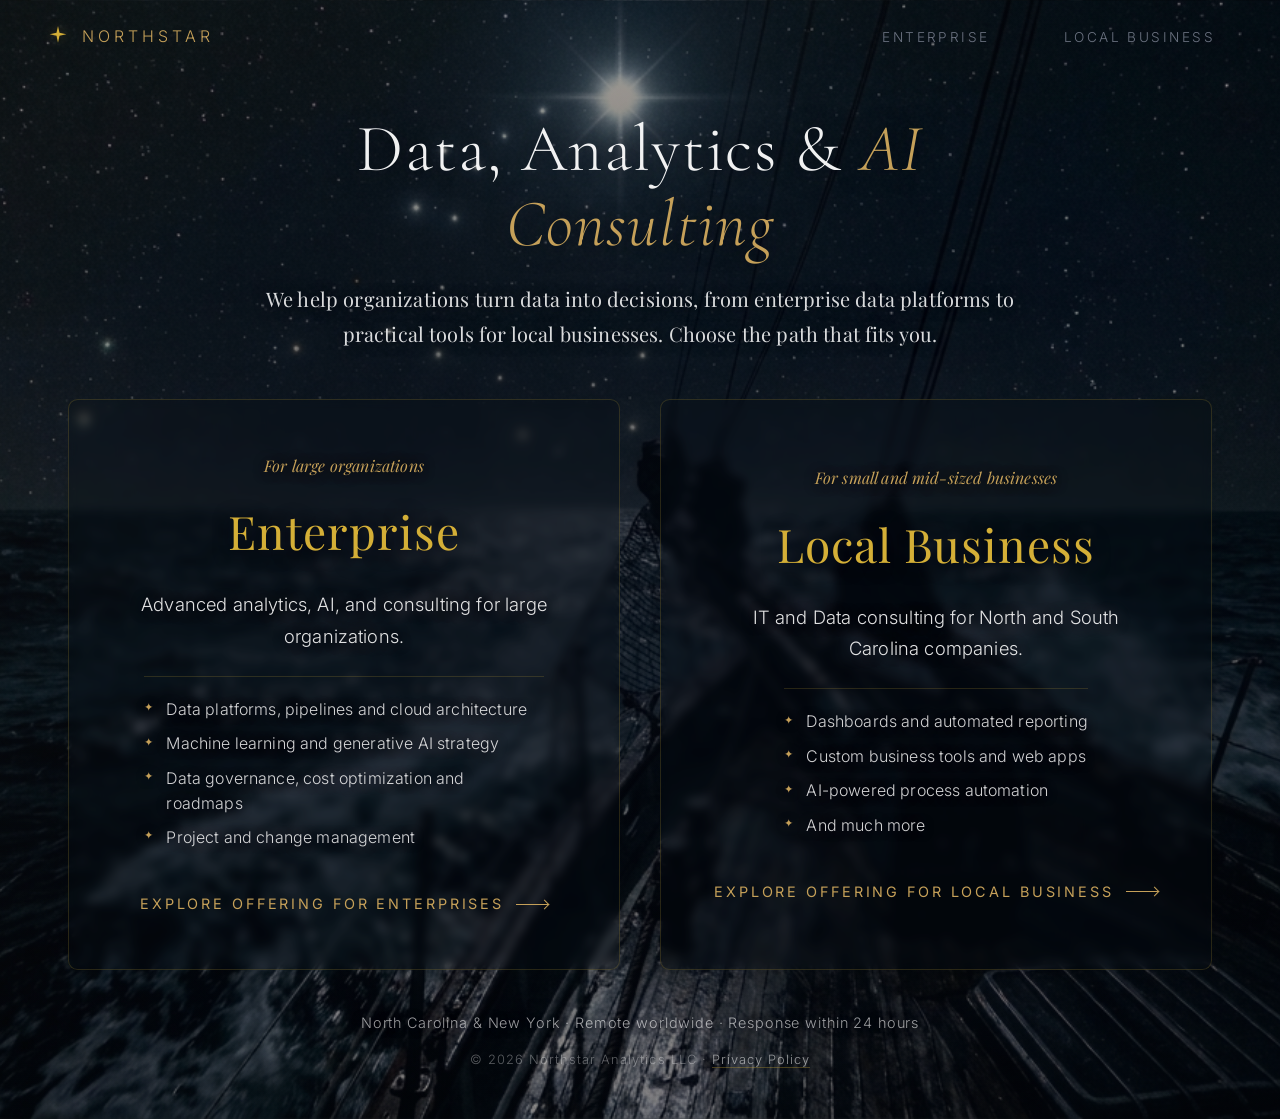
<file: strona HTML/index.html>
<!DOCTYPE html>
<html lang="en">
<head>
  <meta charset="UTF-8" />
  <meta name="viewport" content="width=device-width, initial-scale=1.0" />
  <title>Northstar — Data, Analytics &amp; AI Consulting</title>
  <meta name="description" content="Northstar provides data engineering, analytics and AI consulting for enterprises and for local businesses in North and South Carolina." />

  <!-- Fonts -->
  <link rel="preconnect" href="https://fonts.googleapis.com" />
  <link rel="preconnect" href="https://fonts.gstatic.com" crossorigin />
  <link href="https://fonts.googleapis.com/css2?family=Inter:wght@200;300;400;500&family=Playfair+Display:ital,wght@0,400;0,500;1,400&family=Cormorant+Garamond:ital,wght@0,300;1,300;1,400&display=swap" rel="stylesheet" />



  <link rel="canonical" href="https://northstarllc.dev/" />
  <meta property="og:type" content="website" />
  <meta property="og:site_name" content="Northstar Analytics" />
  <meta property="og:title" content="Northstar — Data, Analytics &amp; AI Consulting" />
  <meta property="og:description" content="Northstar provides data engineering, analytics and AI consulting for enterprises and for local businesses in North and South Carolina." />
  <meta property="og:url" content="https://northstarllc.dev/" />
  <meta property="og:image" content="https://northstarllc.dev/bg-1-bow-forward.jpg" />
  <meta name="twitter:card" content="summary_large_image" />
  <meta name="twitter:title" content="Northstar — Data, Analytics &amp; AI Consulting" />
  <meta name="twitter:description" content="Northstar provides data engineering, analytics and AI consulting for enterprises and for local businesses in North and South Carolina." />
  <meta name="twitter:image" content="https://northstarllc.dev/bg-1-bow-forward.jpg" />

  <!-- If scripts fail to load, never hide page content -->
  <noscript><style>.reveal { opacity: 1 !important; transform: none !important; }</style></noscript>

  <script type="application/ld+json">
{
  "@context": "https://schema.org",
  "@type": "Organization",
  "name": "Northstar Analytics LLC",
  "url": "https://northstarllc.dev/",
  "email": "contact@northstarllc.dev",
  "description": "Data engineering, analytics and AI consulting for enterprises and for local businesses in North and South Carolina.",
  "address": {
    "@type": "PostalAddress",
    "addressLocality": "Charlotte",
    "addressRegion": "NC",
    "addressCountry": "US"
  }
}
  </script>

  <!-- Custom -->
  <link rel="stylesheet" href="styles.css" />
  <meta http-equiv="X-Content-Type-Options" content="nosniff" />
  <meta name="referrer" content="strict-origin-when-cross-origin" />

  <!-- Favicon -->
  <link rel="icon" href="data:image/svg+xml,<svg xmlns='http://www.w3.org/2000/svg' viewBox='0 0 24 24' fill='%23D4AF37'><circle cx='12' cy='12' r='3'/></svg>" />
</head>
<body>

  <!-- Stars -->
  <canvas id="constellation-canvas"></canvas>

  <!-- ============ Nav ============ -->
  <nav id="navbar" class="nav-bar">
    <a href="index.html" class="nav-logo">
      <svg class="logo-star" viewBox="0 0 24 24" fill="none" xmlns="http://www.w3.org/2000/svg">
        <path d="M12 0L13.8 8.2L22 10L13.8 11.8L12 20L10.2 11.8L2 10L10.2 8.2L12 0Z" fill="currentColor"/>
      </svg>
      Northstar
    </a>

    <button id="nav-toggle" class="nav-toggle" aria-label="Menu">
      <span></span><span></span><span></span>
    </button>

    <ul id="nav-menu" class="nav-links">
      <li><a href="enterprise.html" class="nav-switch-btn">Enterprise</a></li>
      <li><a href="SMB.html" class="nav-switch-btn">Local Business</a></li>
    </ul>
  </nav>


  <!-- ============ Landing: choose your course ============ -->
  <section class="hero" id="hero">
    <div class="hero-bg css-warm"></div>
    <div class="hero-overlay"></div>

    <div class="choice-stage">

      <header class="landing-intro">
        <h1>Data, Analytics &amp; <em>AI Consulting</em></h1>
        <p>We help organizations turn data into decisions, from enterprise data platforms to practical tools for local businesses. Choose the path that fits you.</p>
      </header>

      <div class="choice-grid">

        <a href="enterprise.html" class="choice-card">
          <span class="choice-eyebrow">For large organizations</span>
          <h2 class="choice-title">Enterprise</h2>
          <p class="choice-sub">Advanced analytics, AI, and consulting for large organizations.</p>
          <ul class="choice-list">
            <li>Data platforms, pipelines and cloud architecture</li>
            <li>Machine learning and generative AI strategy</li>
            <li>Data governance, cost optimization and roadmaps</li>
            <li>Project and change management</li>
          </ul>
          <span class="hero-cta">Explore offering for Enterprises <span class="arrow"></span></span>
        </a>

        <a href="SMB.html" class="choice-card">
          <span class="choice-eyebrow">For small and mid-sized businesses</span>
          <h2 class="choice-title">Local Business</h2>
          <p class="choice-sub">IT and Data consulting for North and South Carolina companies.</p>
          <ul class="choice-list">
            <li>Dashboards and automated reporting</li>
            <li>Custom business tools and web apps</li>
            <li>AI-powered process automation</li>
            <li>And much more</li>
          </ul>
          <span class="hero-cta">Explore offering for Local Business <span class="arrow"></span></span>
        </a>

      </div>

      <p class="landing-strip">North Carolina &amp; New York &middot; Remote worldwide &middot; Response within 24 hours</p>
      <div class="landing-foot">&copy; 2026 Northstar Analytics LLC &middot; <a href="#privacy" data-privacy class="footer-link">Privacy Policy</a></div>
    </div>
  </section>

  <script src="script.js"></script>
</body>
</html>
</file>
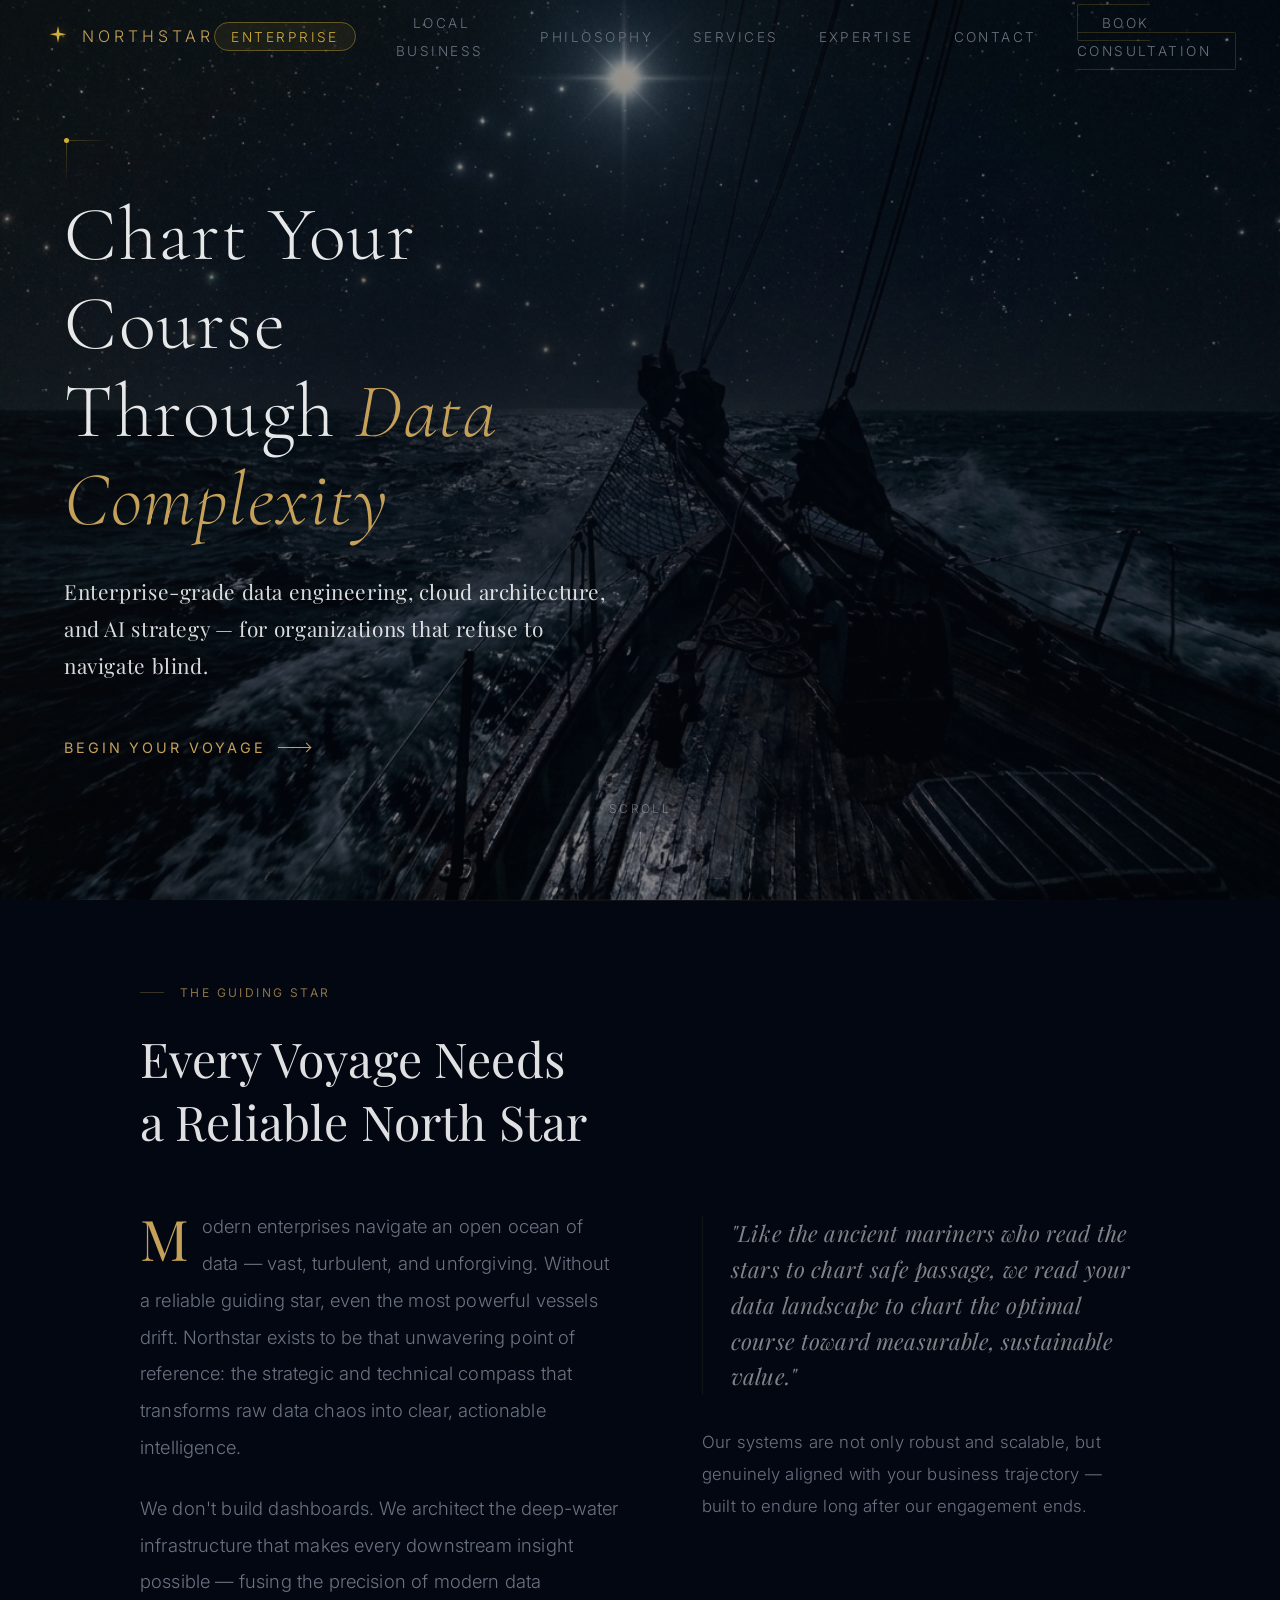
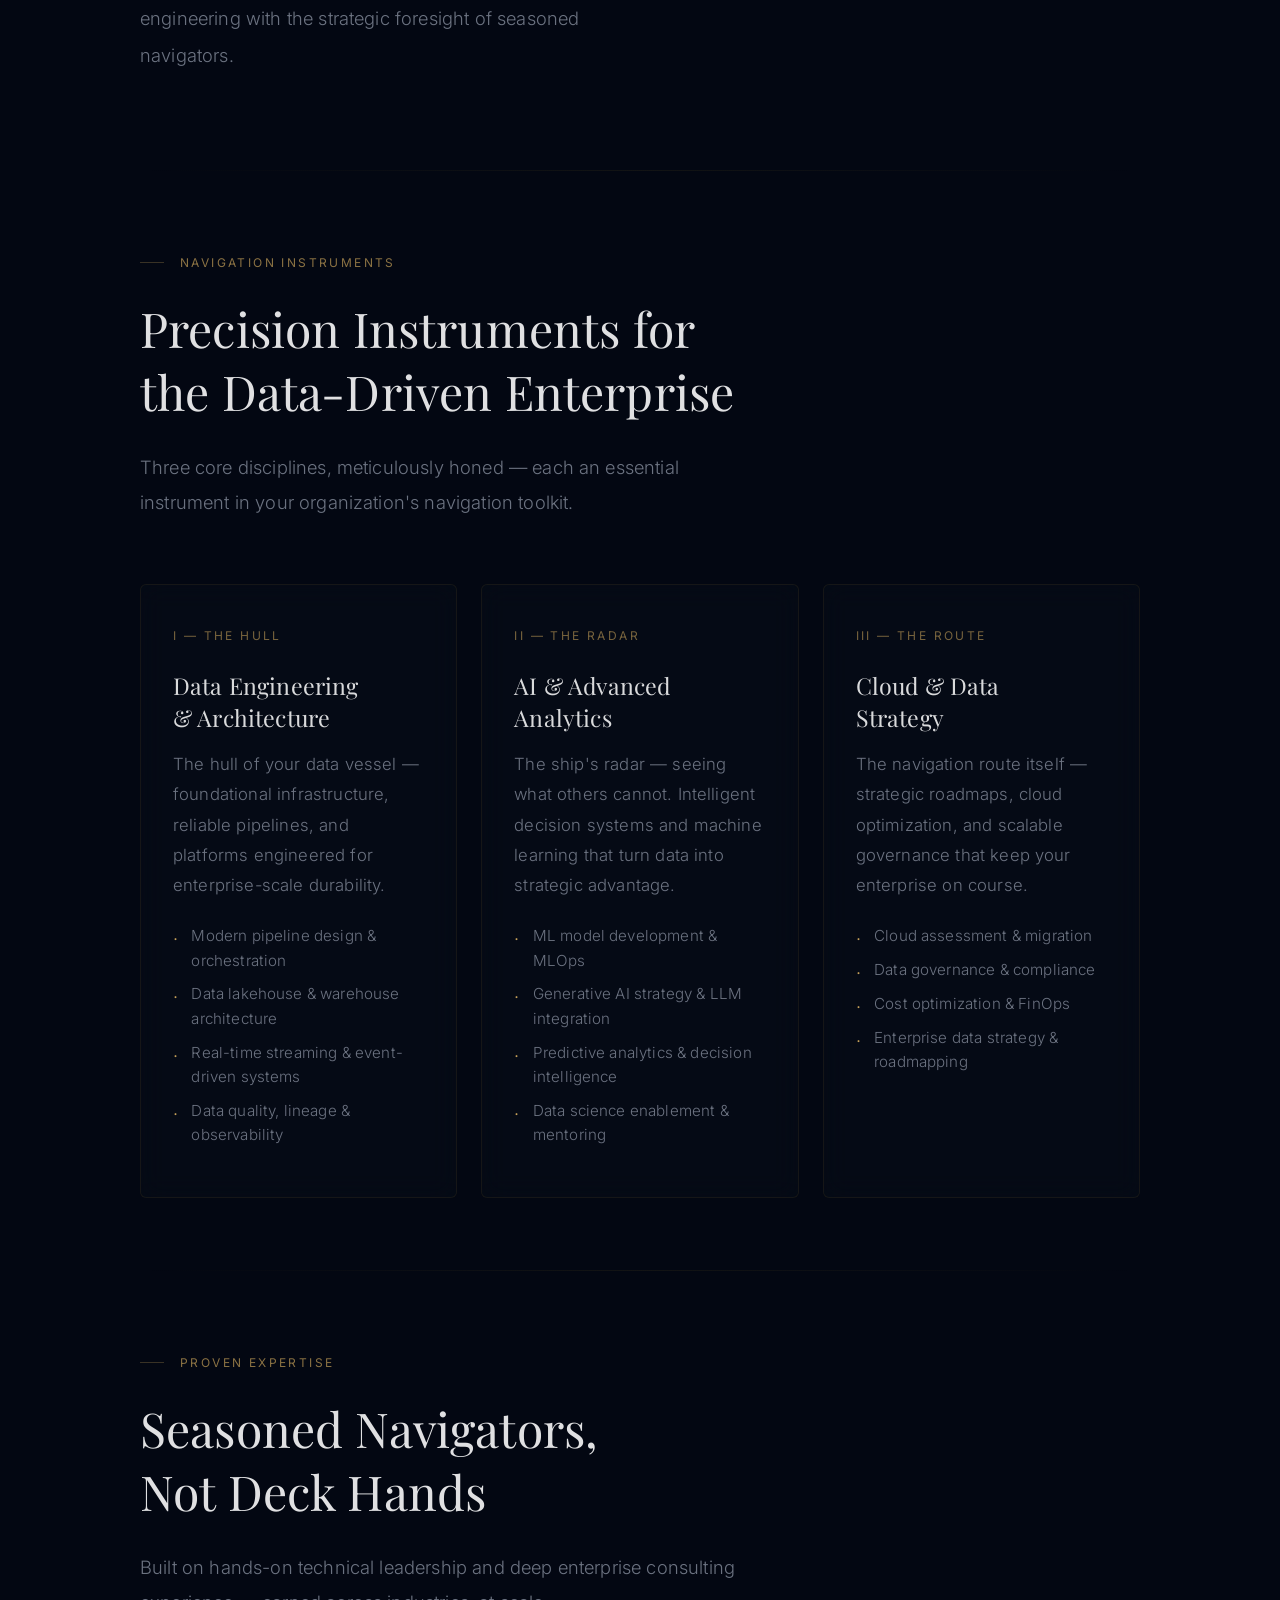
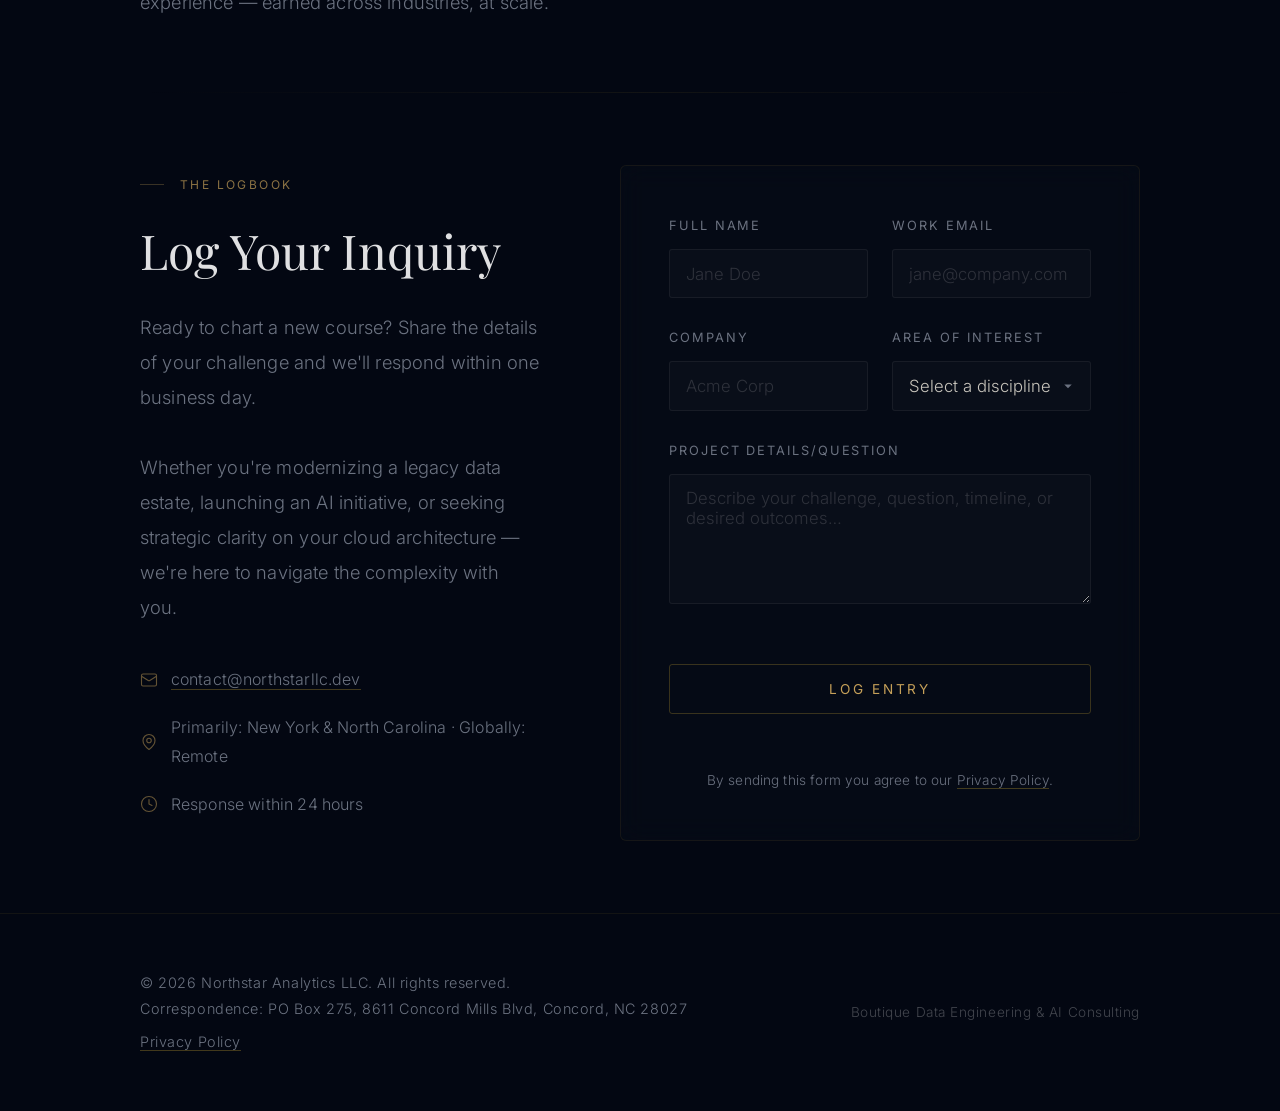
<file: strona HTML/enterprise.html>
<!DOCTYPE html>
<html lang="en">
<head>
  <meta charset="UTF-8" />
  <meta name="viewport" content="width=device-width, initial-scale=1.0" />
  <title>Northstar — Enterprise Data Engineering &amp; AI Consulting</title>
  <meta name="description" content="Northstar is a boutique data engineering and AI consulting firm helping enterprises navigate data complexity with precision, strategy, and clarity." />

  <!-- Fonts — thin weights and cartography calligraphy -->
  <link rel="preconnect" href="https://fonts.googleapis.com" />
  <link rel="preconnect" href="https://fonts.gstatic.com" crossorigin />
  <link href="https://fonts.googleapis.com/css2?family=Inter:wght@200;300;400;500&family=Playfair+Display:ital,wght@0,400;0,500;1,400&family=Cormorant+Garamond:ital,wght@0,300;1,300;1,400&display=swap" rel="stylesheet" />



  <link rel="canonical" href="https://northstarllc.dev/enterprise" />
  <meta property="og:type" content="website" />
  <meta property="og:site_name" content="Northstar Analytics" />
  <meta property="og:title" content="Northstar — Enterprise Data Engineering &amp; AI Consulting" />
  <meta property="og:description" content="Northstar is a boutique data engineering and AI consulting firm helping enterprises navigate data complexity with precision, strategy, and clarity." />
  <meta property="og:url" content="https://northstarllc.dev/enterprise" />
  <meta property="og:image" content="https://northstarllc.dev/bg-1-bow-forward.jpg" />
  <meta name="twitter:card" content="summary_large_image" />
  <meta name="twitter:title" content="Northstar — Enterprise Data Engineering &amp; AI Consulting" />
  <meta name="twitter:description" content="Northstar is a boutique data engineering and AI consulting firm helping enterprises navigate data complexity with precision, strategy, and clarity." />
  <meta name="twitter:image" content="https://northstarllc.dev/bg-1-bow-forward.jpg" />

  <!-- If scripts fail to load, never hide page content -->
  <noscript><style>.reveal { opacity: 1 !important; transform: none !important; }</style></noscript>

  <!-- Custom -->
  <link rel="stylesheet" href="styles.css" />
  <meta http-equiv="X-Content-Type-Options" content="nosniff" />
  <meta name="referrer" content="strict-origin-when-cross-origin" />
  <link rel="preconnect" href="https://challenges.cloudflare.com" />
  <script src="https://challenges.cloudflare.com/turnstile/v0/api.js" async defer></script>

  <!-- Favicon -->
  <link rel="icon" href="data:image/svg+xml,<svg xmlns='http://www.w3.org/2000/svg' viewBox='0 0 24 24' fill='%23D4AF37'><circle cx='12' cy='12' r='3'/></svg>" />
</head>
<body>

  <!-- Stars -->
  <canvas id="constellation-canvas"></canvas>

  <!-- ============ Nav ============ -->
  <nav id="navbar" class="nav-bar">
    <a href="index.html" class="nav-logo">
      <svg class="logo-star" viewBox="0 0 24 24" fill="none" xmlns="http://www.w3.org/2000/svg">
        <path d="M12 0L13.8 8.2L22 10L13.8 11.8L12 20L10.2 11.8L2 10L10.2 8.2L12 0Z" fill="currentColor"/>
      </svg>
      Northstar
    </a>

    <button id="nav-toggle" class="nav-toggle" aria-label="Menu">
      <span></span><span></span><span></span>
    </button>

    <ul id="nav-menu" class="nav-links">
      <li><a href="enterprise.html" class="nav-active">Enterprise</a></li>
      <li><a href="SMB.html" class="nav-switch-btn">Local Business</a></li>
      <li><a href="#philosophy">Philosophy</a></li>
      <li><a href="#services">Services</a></li>
      <li><a href="#expertise">Expertise</a></li>
      <li><a href="#contact">Contact</a></li>
      <li><a href="#contact" class="btn-consultation">Book Consultation</a></li>
    </ul>
  </nav>


  <!-- ============ Hero ============ -->
  <section class="hero" id="hero">
    <div class="hero-bg css-warm"></div>
    <div class="hero-overlay"></div>
    <div class="hero-stage">
      <!-- LEFT: Star + Copy -->
      <div class="hero-left">
        <div class="north-star-wrap">
          <div class="north-star"></div>
        </div>

        <h1>Chart Your Course<br/>Through <em>Data Complexity</em></h1>

        <p class="hero-sub">
          Enterprise-grade data engineering, cloud architecture,
          and AI strategy — for organizations that refuse to navigate blind.
        </p>

        <a href="#contact" class="hero-cta">
          Begin your voyage <span class="arrow"></span>
        </a>
      </div>
    </div>

    <!-- Scroll -->
    <div class="scroll-hint">
      <span>Scroll</span>
      <span class="tick"></span>
    </div>
  </section>


  <!-- ============ Divider ============ -->
  <div class="section-divider"></div>


  <!-- ============ Philosophy ============ -->
  <section class="section" id="philosophy">
    <div class="section-inner">

      <div class="reveal">
        <span class="section-label"><span class="dash"></span> The Guiding Star</span>
        <h2 class="section-title">Every Voyage Needs<br/>a Reliable North Star</h2>
      </div>

      <div class="philosophy-body">
        <div class="philosophy-text reveal reveal-d1">
          <p>
            Modern enterprises navigate an open ocean of data — vast, turbulent,
            and unforgiving. Without a reliable guiding star, even the most powerful
            vessels drift. Northstar exists to be that unwavering point of reference:
            the strategic and technical compass that transforms raw data chaos into
            clear, actionable intelligence.
          </p>
          <p>
            We don't build dashboards. We architect the deep-water infrastructure
            that makes every downstream insight possible — fusing the precision of
            modern data engineering with the strategic foresight of seasoned navigators.
          </p>
        </div>

        <div class="philosophy-aside reveal reveal-d2">
          <blockquote class="philosophy-quote">
            "Like the ancient mariners who read the stars to chart safe passage,
            we read your data landscape to chart the optimal course toward
            measurable, sustainable value."
          </blockquote>
          <p>
            Our systems are not only robust and scalable, but genuinely aligned
            with your business trajectory — built to endure long after our
            engagement ends.
          </p>
        </div>
      </div>
    </div>
  </section>


  <!-- ============ Divider ============ -->
  <div class="section-divider"></div>


  <!-- ============ Services ============ -->
  <section class="section" id="services">
    <div class="section-inner">

      <div class="reveal">
        <span class="section-label"><span class="dash"></span> Navigation Instruments</span>
        <h2 class="section-title">Precision Instruments for<br/>the Data-Driven Enterprise</h2>
        <p class="section-desc">
          Three core disciplines, meticulously honed — each an essential instrument
          in your organization's navigation toolkit.
        </p>
      </div>

      <div class="services-grid">

        <!-- 1 -->
        <div class="service-card reveal reveal-d1">
          <div class="service-card-label">I — The Hull</div>
          <h3>Data Engineering<br/>&amp; Architecture</h3>
          <p>
            The hull of your data vessel — foundational infrastructure,
            reliable pipelines, and platforms engineered for enterprise-scale durability.
          </p>
          <ul>
            <li>Modern pipeline design &amp; orchestration</li>
            <li>Data lakehouse &amp; warehouse architecture</li>
            <li>Real-time streaming &amp; event-driven systems</li>
            <li>Data quality, lineage &amp; observability</li>
          </ul>
        </div>

        <!-- 2 -->
        <div class="service-card reveal reveal-d2">
          <div class="service-card-label">II — The Radar</div>
          <h3>AI &amp; Advanced<br/>Analytics</h3>
          <p>
            The ship's radar — seeing what others cannot. Intelligent decision systems
            and machine learning that turn data into strategic advantage.
          </p>
          <ul>
            <li>ML model development &amp; MLOps</li>
            <li>Generative AI strategy &amp; LLM integration</li>
            <li>Predictive analytics &amp; decision intelligence</li>
            <li>Data science enablement &amp; mentoring</li>
          </ul>
        </div>

        <!-- 3 -->
        <div class="service-card reveal reveal-d3">
          <div class="service-card-label">III — The Route</div>
          <h3>Cloud &amp; Data<br/>Strategy</h3>
          <p>
            The navigation route itself — strategic roadmaps, cloud optimization,
            and scalable governance that keep your enterprise on course.
          </p>
          <ul>
            <li>Cloud assessment &amp; migration</li>
            <li>Data governance &amp; compliance</li>
            <li>Cost optimization &amp; FinOps</li>
            <li>Enterprise data strategy &amp; roadmapping</li>
          </ul>
        </div>

      </div>
    </div>
  </section>


  <!-- ============ Divider ============ -->
  <div class="section-divider"></div>


  <!-- ============ Expertise ============ -->
  <section class="section" id="expertise">
    <div class="section-inner">

      <div class="reveal">
        <span class="section-label"><span class="dash"></span> Proven Expertise</span>
        <h2 class="section-title">Seasoned Navigators,<br/>Not Deck Hands</h2>
        <p class="section-desc">
          Built on hands-on technical leadership and deep enterprise consulting
          experience — earned across industries, at scale.
        </p>
      </div>
<!--
      <div class="expertise-stats">
        <div class="stat-item reveal reveal-d1">
          <div class="stat-number" data-target="15" data-suffix="+">0</div>
          <div class="stat-label">Years of Experience</div>
        </div>
        <div class="stat-item reveal reveal-d2">
          <div class="stat-number" data-target="50" data-suffix="+">0</div>
          <div class="stat-label">Enterprise Engagements</div>
        </div>
        <div class="stat-item reveal reveal-d3">
          <div class="stat-number" data-target="12">0</div>
          <div class="stat-label">Industries Served</div>
        </div>
        <div class="stat-item reveal reveal-d4">
          <div class="stat-number" data-target="100" data-suffix="%">0</div>
          <div class="stat-label">Client Retention</div>
        </div>
      </div>

      <div class="expertise-cards">
        <div class="expertise-card reveal reveal-d1">
          <h4>Hands-On Technical Leadership</h4>
          <p>
            Every engagement is led by senior architects and engineers who write
            production code, design systems, and sit shoulder-to-shoulder with
            your team. No slide decks without substance.
          </p>
        </div>
        <div class="expertise-card reveal reveal-d2">
          <h4>Unwavering Commitment to Quality</h4>
          <p>
            We measure success in the resilience, performance, and long-term
            maintainability of the systems we build. Our work is designed to
            outlast our engagement.
          </p>
        </div>
      </div>
-->

    </div>
  </section>


  <!-- ============ Divider ============ -->
  <div class="section-divider"></div>


  <!-- ============ Contact ============ -->
  <section class="section" id="contact">
    <div class="section-inner">

      <div class="reveal">
        <span class="section-label"><span class="dash"></span> The Logbook</span>
        <h2 class="section-title">Log Your Inquiry</h2>
        <p class="section-desc">
          Ready to chart a new course? Share the details of your challenge
          and we'll respond within one business day.
        </p>
      </div>

      <div class="contact-layout">

        <div class="contact-info reveal reveal-d1">
          <p>
            Whether you're modernizing a legacy data estate, launching an AI
            initiative, or seeking strategic clarity on your cloud architecture —
            we're here to navigate the complexity with you.
          </p>

          <div class="contact-meta">
            <svg xmlns="http://www.w3.org/2000/svg" viewBox="0 0 24 24" fill="none" stroke="currentColor" stroke-width="1.5" stroke-linecap="round" stroke-linejoin="round"><rect width="20" height="16" x="2" y="4" rx="2"/><path d="m22 7-8.97 5.7a1.94 1.94 0 0 1-2.06 0L2 7"/></svg>
            <span><a href="mailto:contact@northstarllc.dev" class="contact-link">contact@northstarllc.dev</a></span>
          </div>
          <!-- Phone: remove these comment markers, then add your number in both places
          <div class="contact-meta">
            <svg xmlns="http://www.w3.org/2000/svg" viewBox="0 0 24 24" fill="none" stroke="currentColor" stroke-width="1.5" stroke-linecap="round" stroke-linejoin="round"><path d="M22 16.92v3a2 2 0 0 1-2.18 2 19.79 19.79 0 0 1-8.63-3.07 19.5 19.5 0 0 1-6-6 19.79 19.79 0 0 1-3.07-8.67A2 2 0 0 1 4.11 2h3a2 2 0 0 1 2 1.72c.13.96.36 1.9.7 2.81a2 2 0 0 1-.45 2.11L8.09 9.91a16 16 0 0 0 6 6l1.27-1.27a2 2 0 0 1 2.11-.45c.91.34 1.85.57 2.81.7A2 2 0 0 1 22 16.92z"/></svg>
            <span><a href="tel:+1XXXXXXXXXX" class="contact-link">(XXX) XXX-XXXX</a></span>
          </div>
          -->
          <div class="contact-meta">
            <svg xmlns="http://www.w3.org/2000/svg" viewBox="0 0 24 24" fill="none" stroke="currentColor" stroke-width="1.5" stroke-linecap="round" stroke-linejoin="round"><path d="M20 10c0 6-8 12-8 12s-8-6-8-12a8 8 0 0 1 16 0Z"/><circle cx="12" cy="10" r="3"/></svg>
            <span>Primarily: New York &amp; North Carolina &middot; Globally: Remote</span>
          </div>
          <div class="contact-meta">
            <svg xmlns="http://www.w3.org/2000/svg" viewBox="0 0 24 24" fill="none" stroke="currentColor" stroke-width="1.5" stroke-linecap="round" stroke-linejoin="round"><circle cx="12" cy="12" r="10"/><path d="M12 6v6l4 2"/></svg>
            <span>Response within 24 hours</span>
          </div>
        </div>

        <form id="contact-form" class="contact-form reveal reveal-d2" action="/submit" method="POST">
          <!-- Honeypot anti-spam trap (invisible to users) -->
          <div class="hp-field" style="display:none !important; visibility:hidden; position:absolute; left:-9999px;" aria-hidden="true">
            <label for="website_url">Leave this field blank</label>
            <input type="text" id="website_url" name="website_url" tabindex="-1" autocomplete="off" />
          </div>
          <div class="form-row">
            <div class="form-group">
              <label for="name">Full Name</label>
              <input type="text" id="name" name="name" placeholder="Jane Doe" required />
            </div>
            <div class="form-group">
              <label for="email">Work Email</label>
              <input type="email" id="email" name="email" placeholder="jane@company.com" required />
            </div>
          </div>
          <div class="form-row">
            <div class="form-group">
              <label for="company">Company</label>
              <input type="text" id="company" name="company" placeholder="Acme Corp" />
            </div>
            <div class="form-group">
              <label for="service">Area of Interest</label>
              <select id="service" name="service">
                <option value="" disabled selected>Select a discipline</option>
                <option value="data-engineering">Data Engineering &amp; Architecture</option>
                <option value="ai-analytics">AI &amp; Advanced Analytics</option>
                <option value="cloud-strategy">Cloud &amp; Data Strategy</option>
                <option value="comprehensive">Comprehensive Assessment</option>
              </select>
            </div>
          </div>
          <div class="form-group">
            <label for="message">Project Details/Question</label>
            <textarea id="message" name="message" placeholder="Describe your challenge, question, timeline, or desired outcomes…" rows="5" required></textarea>
          </div>
          <!-- Cloudflare Turnstile CAPTCHA Widget -->
          <div class="form-group turnstile-wrap" style="margin-bottom: 1.5rem; display: flex; justify-content: center;">
            <div class="cf-turnstile" data-sitekey="0x4AAAAAAFnmfLNb78fKbgMW" data-theme="dark" data-action="contact"></div>
          </div>
          <button type="submit" class="btn-submit">Log Entry</button>
          <p class="form-status" role="status" aria-live="polite"></p>
          <p class="form-note">By sending this form you agree to our <a href="#privacy" data-privacy class="footer-link">Privacy Policy</a>.</p>
        </form>

      </div>
    </div>
  </section>


  <!-- ============ Footer ============ -->
  <footer class="site-footer">
    <div class="footer-inner">
      <div class="footer-left">
        <div>&copy; 2026 Northstar Analytics LLC. All rights reserved.</div>
        <div class="footer-address">Correspondence: PO Box 275, 8611 Concord Mills Blvd, Concord, NC 28027</div>
        <div class="footer-links"><a href="#privacy" data-privacy class="footer-link">Privacy Policy</a></div>
      </div>
      <div class="footer-right">Boutique Data Engineering &amp; AI Consulting</div>
    </div>
  </footer>

  <script src="script.js"></script>
</body>
</html>
</file>
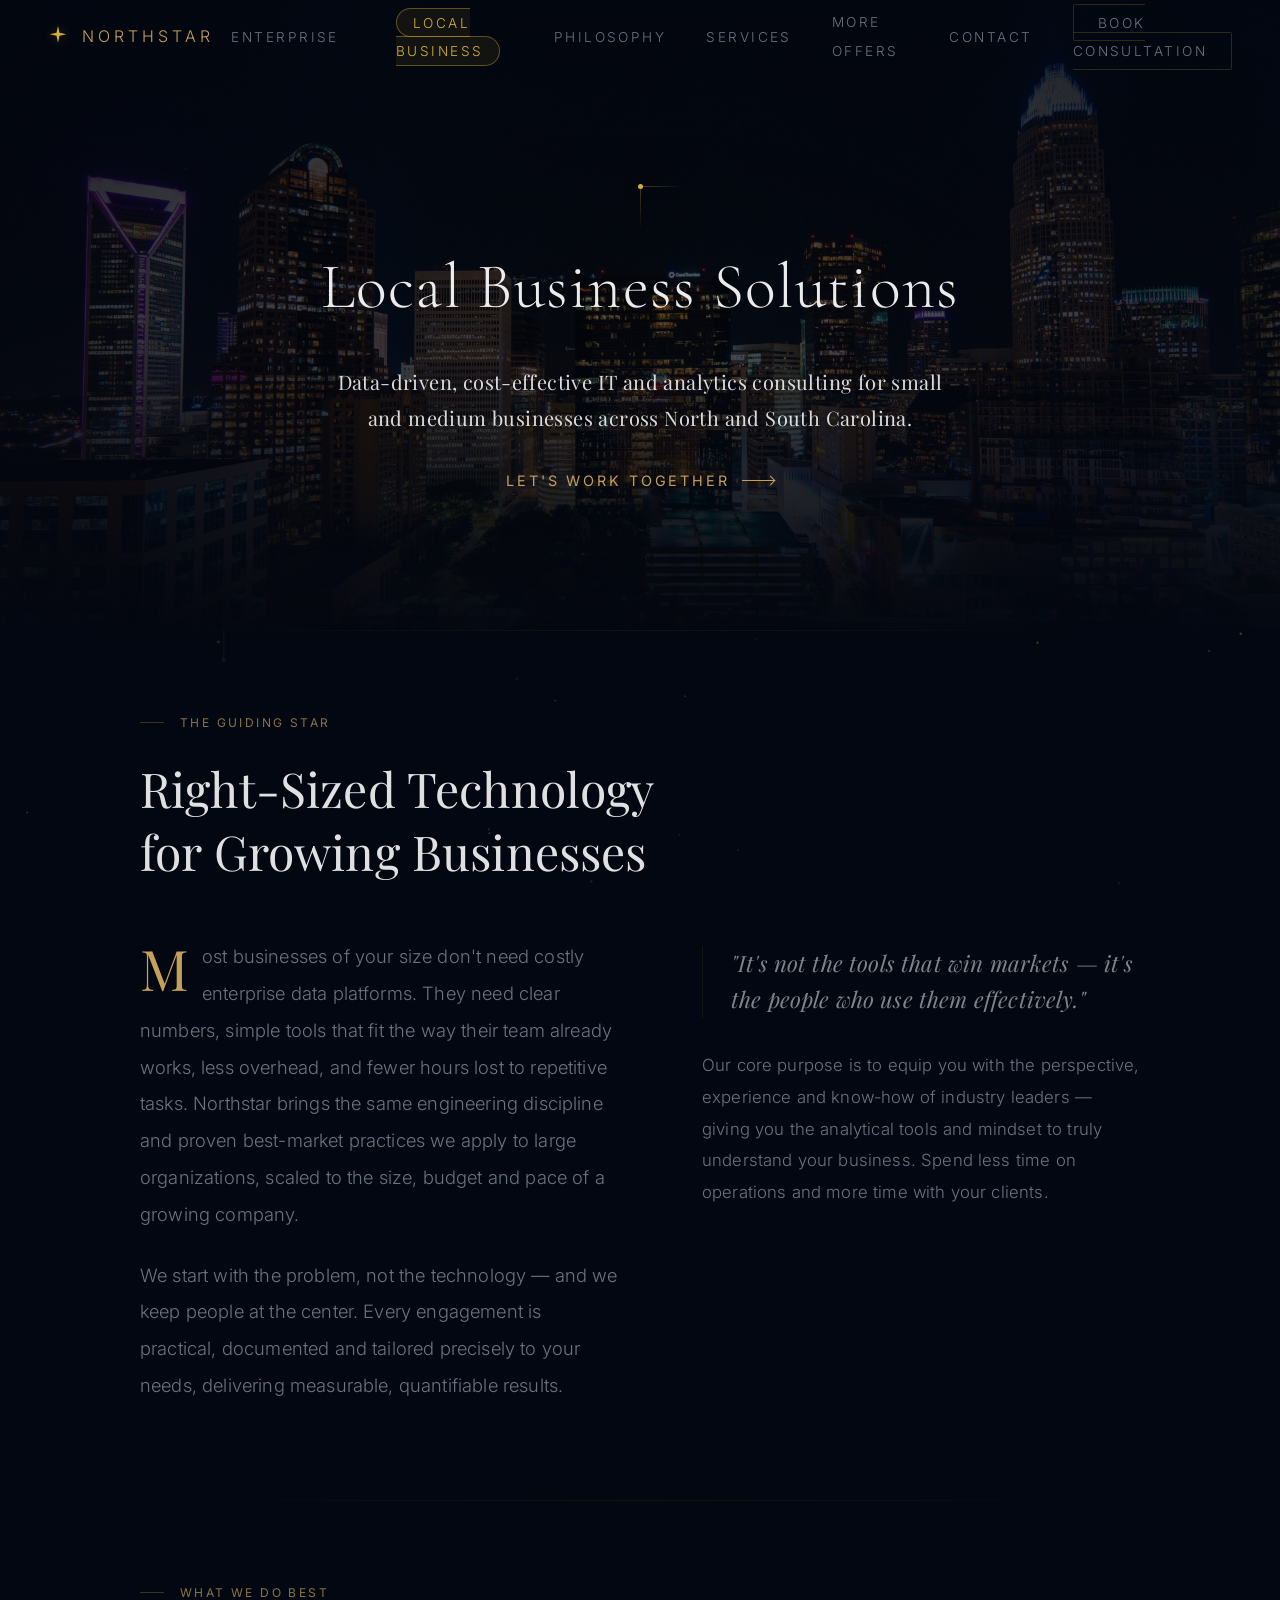
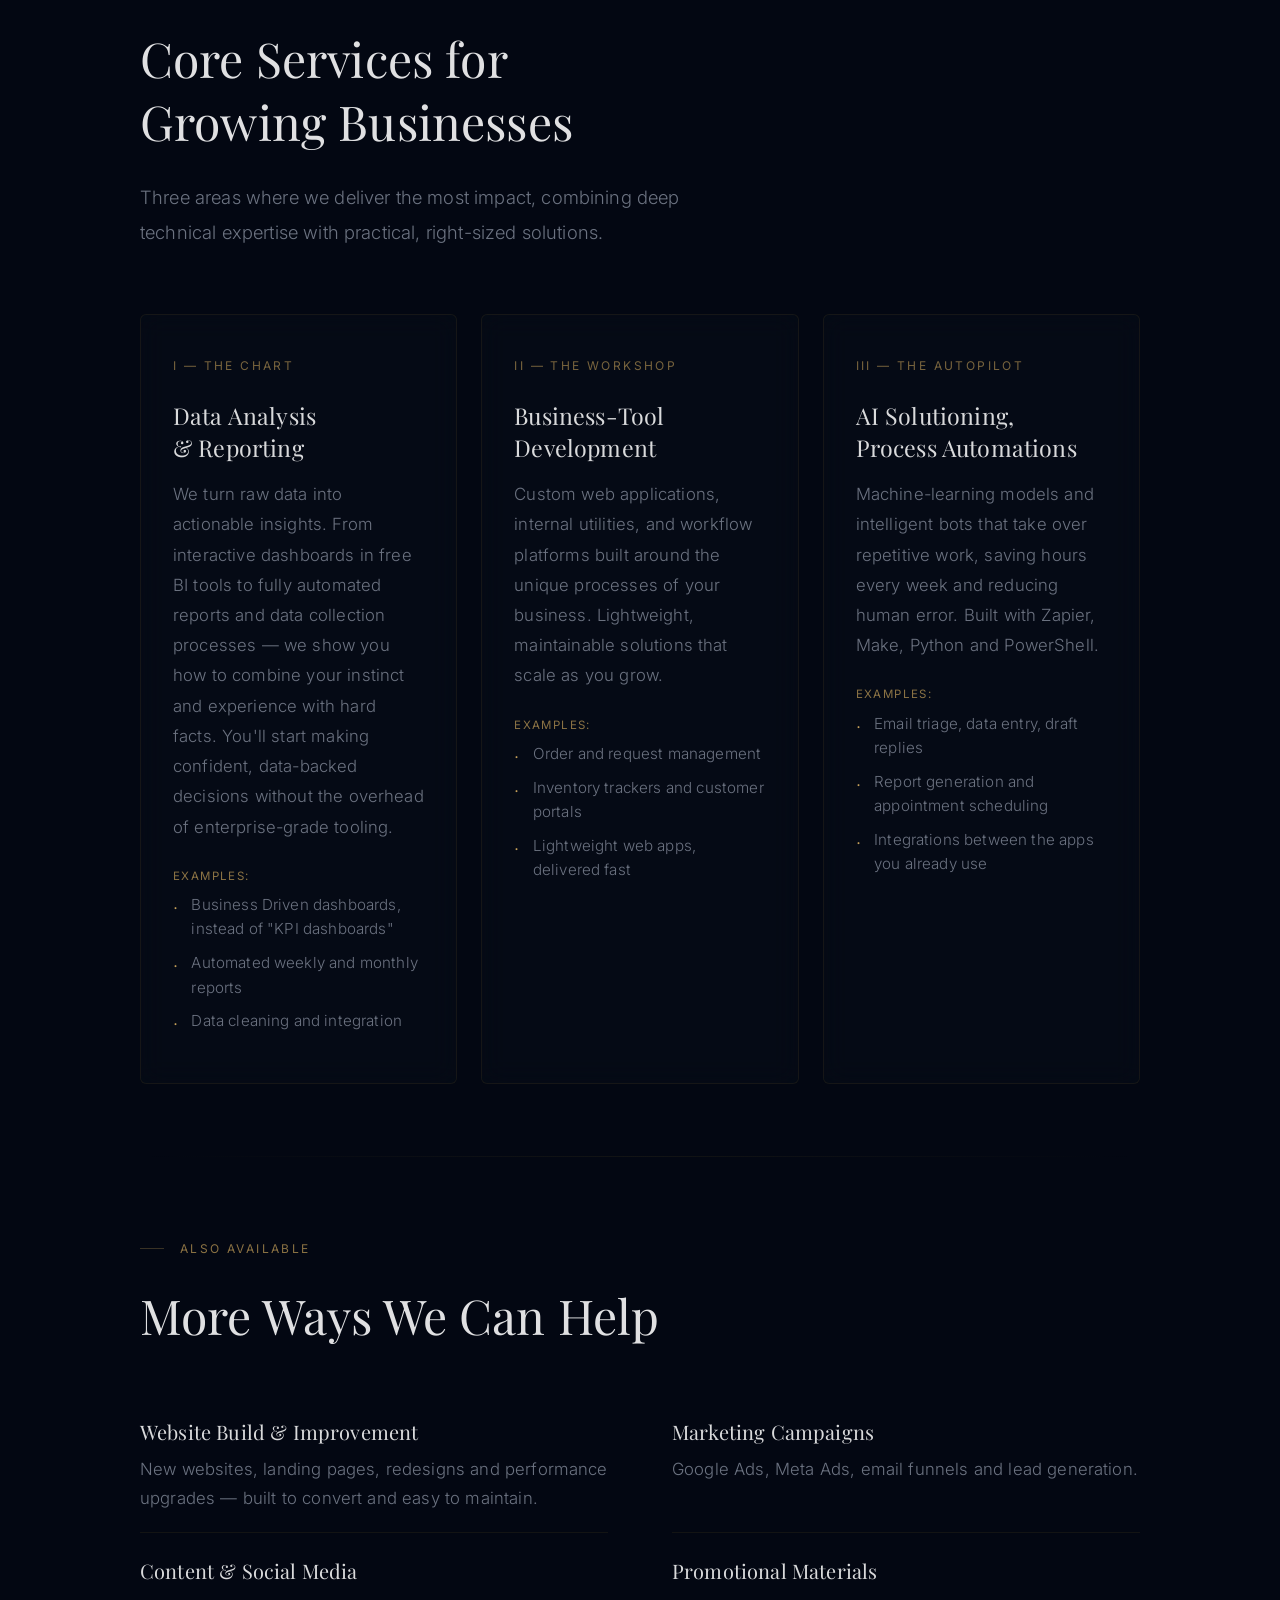
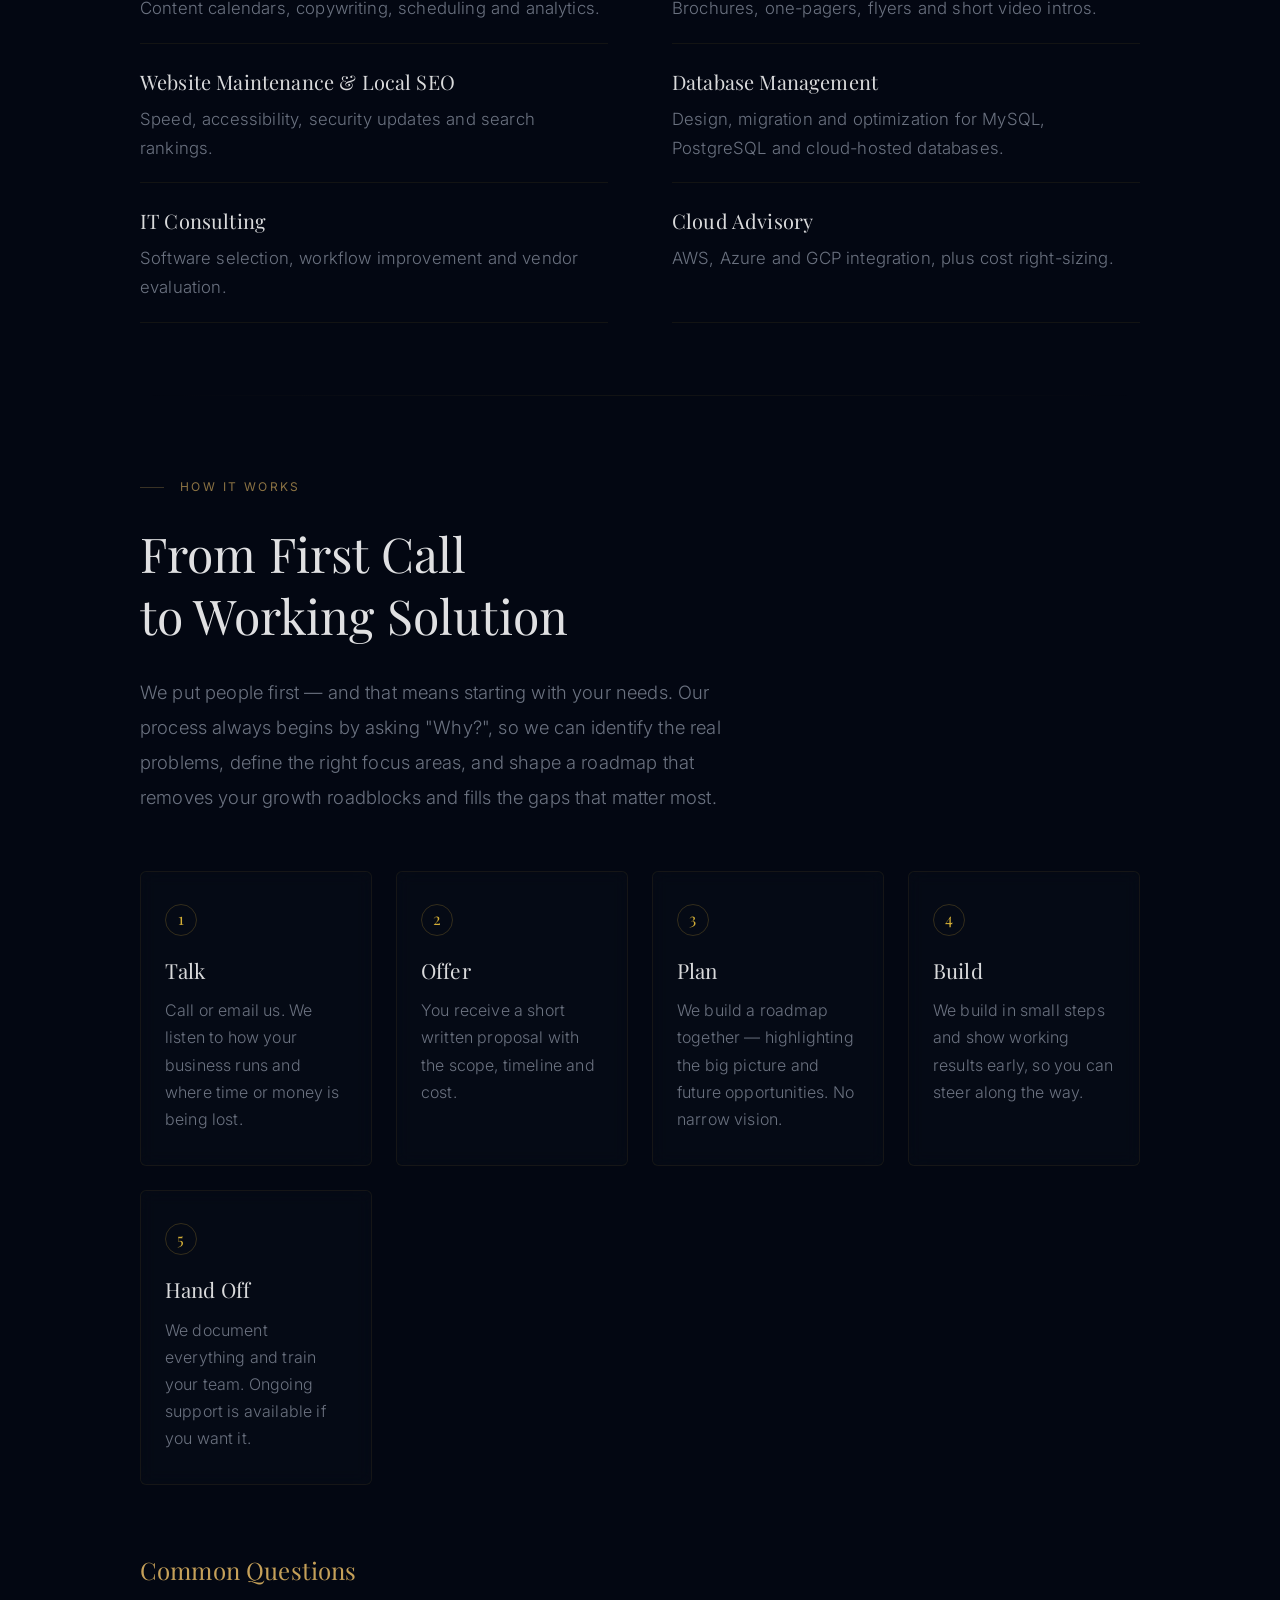
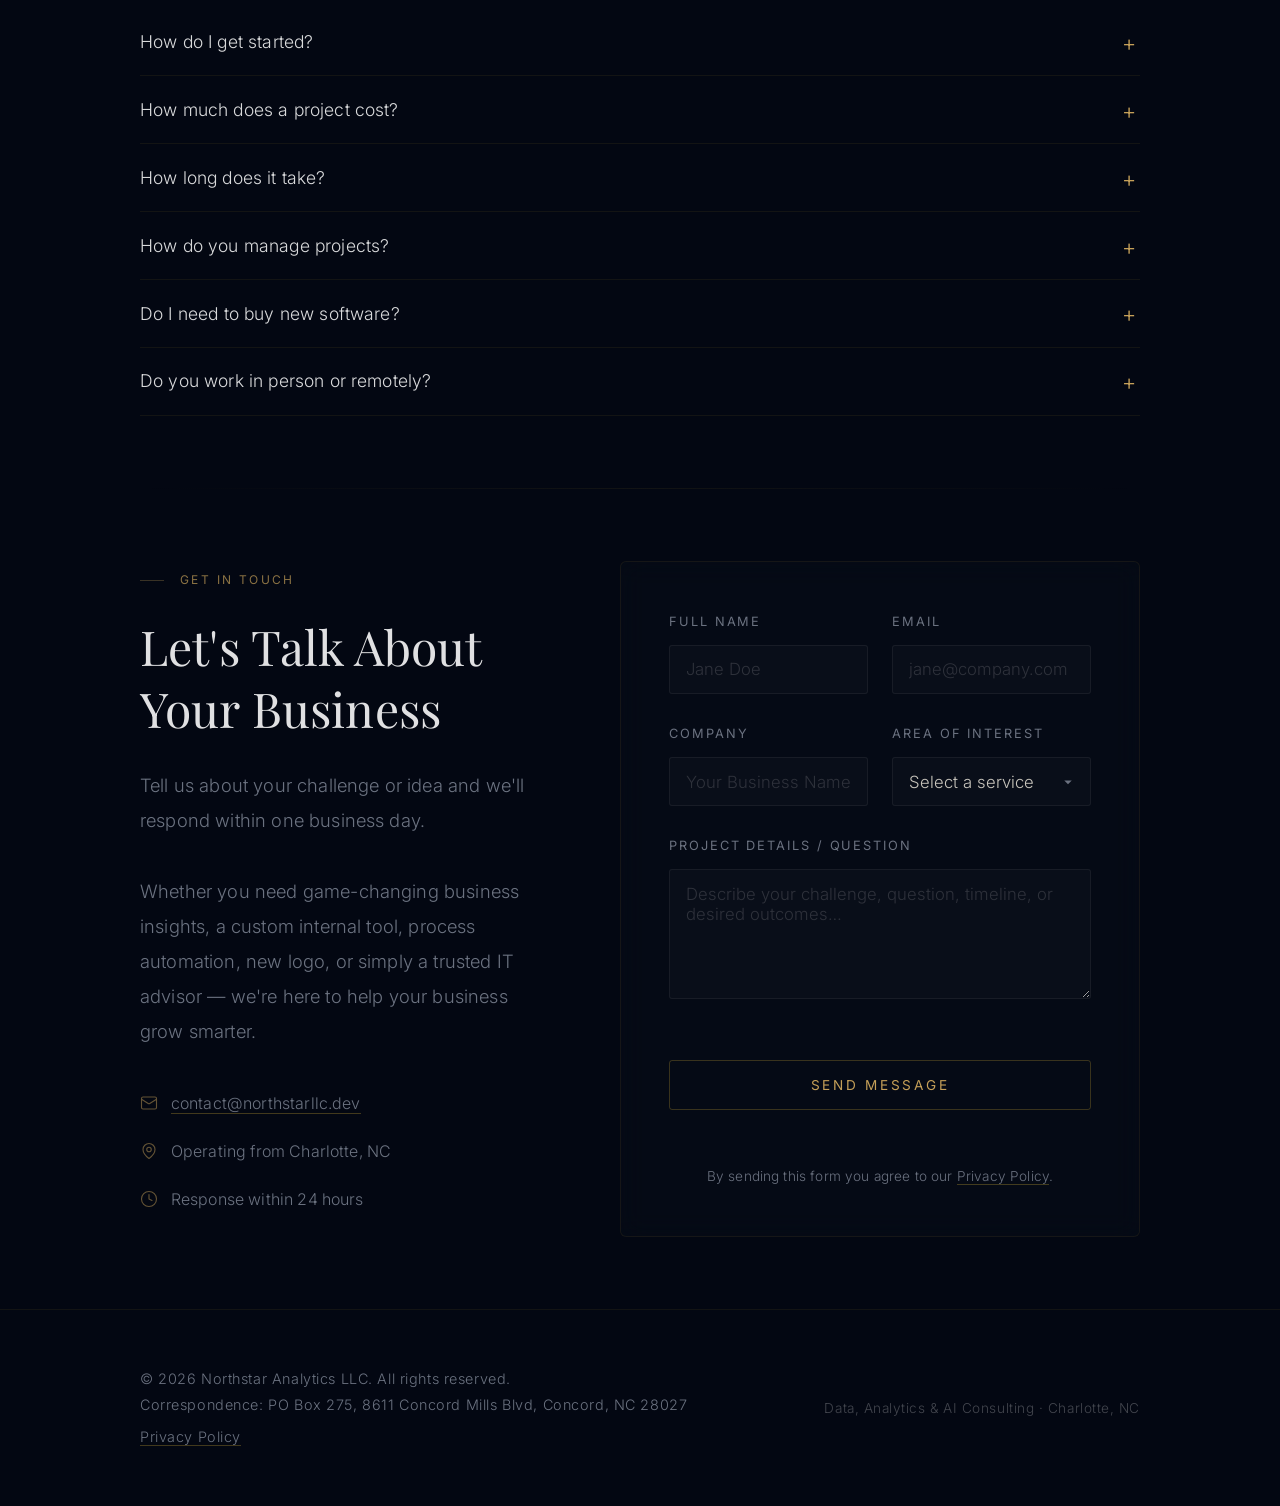
<file: strona HTML/SMB.html>
<!DOCTYPE html>
<html lang="en">
<head>
  <meta charset="UTF-8" />
  <meta name="viewport" content="width=device-width, initial-scale=1.0" />
  <title>IT &amp; Data Consulting in Charlotte, NC — Northstar Analytics</title>
  <meta name="description" content="Dashboards, custom business tools and AI automation for small and mid-sized businesses in Charlotte and across North and South Carolina." />

  <!-- Fonts -->
  <link rel="preconnect" href="https://fonts.googleapis.com" />
  <link rel="preconnect" href="https://fonts.gstatic.com" crossorigin />
  <link href="https://fonts.googleapis.com/css2?family=Inter:wght@200;300;400;500&family=Playfair+Display:ital,wght@0,400;0,500;1,400&family=Cormorant+Garamond:ital,wght@0,300;1,300;1,400&display=swap" rel="stylesheet" />



  <link rel="canonical" href="https://northstarllc.dev/SMB" />
  <meta property="og:type" content="website" />
  <meta property="og:site_name" content="Northstar Analytics" />
  <meta property="og:title" content="IT &amp; Data Consulting in Charlotte, NC — Northstar Analytics" />
  <meta property="og:description" content="Dashboards, custom business tools and AI automation for small and mid-sized businesses in Charlotte and across North and South Carolina." />
  <meta property="og:url" content="https://northstarllc.dev/SMB" />
  <meta property="og:image" content="https://northstarllc.dev/bg-charlotte-night.jpg" />
  <meta name="twitter:card" content="summary_large_image" />
  <meta name="twitter:title" content="IT &amp; Data Consulting in Charlotte, NC — Northstar Analytics" />
  <meta name="twitter:description" content="Dashboards, custom business tools and AI automation for small and mid-sized businesses in Charlotte and across North and South Carolina." />
  <meta name="twitter:image" content="https://northstarllc.dev/bg-charlotte-night.jpg" />

  <!-- If scripts fail to load, never hide page content -->
  <noscript><style>.reveal { opacity: 1 !important; transform: none !important; }</style></noscript>

  <script type="application/ld+json">
{
  "@context": "https://schema.org",
  "@type": "ProfessionalService",
  "name": "Northstar Analytics LLC",
  "url": "https://northstarllc.dev/SMB",
  "email": "contact@northstarllc.dev",
  "description": "IT and data consulting for small and mid-sized businesses: reporting dashboards, custom business tools and AI process automation.",
  "address": {
    "@type": "PostalAddress",
    "addressLocality": "Charlotte",
    "addressRegion": "NC",
    "addressCountry": "US"
  },
  "areaServed": [
    {
      "@type": "State",
      "name": "North Carolina"
    },
    {
      "@type": "State",
      "name": "South Carolina"
    }
  ],
  "serviceType": [
    "Data analysis and reporting",
    "Business tool development",
    "AI process automation",
    "IT consulting"
  ]
}
  </script>

  <!-- Custom -->
  <link rel="stylesheet" href="styles.css" />
  <meta http-equiv="X-Content-Type-Options" content="nosniff" />
  <meta name="referrer" content="strict-origin-when-cross-origin" />
  <link rel="preconnect" href="https://challenges.cloudflare.com" />
  <script src="https://challenges.cloudflare.com/turnstile/v0/api.js" async defer></script>

  <!-- Favicon -->
  <link rel="icon" href="data:image/svg+xml,<svg xmlns='http://www.w3.org/2000/svg' viewBox='0 0 24 24' fill='%23D4AF37'><circle cx='12' cy='12' r='3'/></svg>" />
</head>
<body>

  <!-- Stars -->
  <canvas id="constellation-canvas"></canvas>

  <!-- ============ Nav (same structure as Enterprise) ============ -->
  <nav id="navbar" class="nav-bar">
    <a href="index.html" class="nav-logo">
      <svg class="logo-star" viewBox="0 0 24 24" fill="none" xmlns="http://www.w3.org/2000/svg">
        <path d="M12 0L13.8 8.2L22 10L13.8 11.8L12 20L10.2 11.8L2 10L10.2 8.2L12 0Z" fill="currentColor"/>
      </svg>
      Northstar
    </a>

    <button id="nav-toggle" class="nav-toggle" aria-label="Menu">
      <span></span><span></span><span></span>
    </button>

    <ul id="nav-menu" class="nav-links">
      <li><a href="enterprise.html" class="nav-switch-btn">Enterprise</a></li>
      <li><a href="SMB.html" class="nav-active">Local Business</a></li>
      <li><a href="#philosophy">Philosophy</a></li>
      <li><a href="#services">Services</a></li>
      <li><a href="#more">More Offers</a></li>
      <li><a href="#contact">Contact</a></li>
      <li><a href="#contact" class="btn-consultation">Book Consultation</a></li>
    </ul>
  </nav>


  <!-- ============ Hero ============ -->
  <section class="smb-hero" id="smb-hero">
    <div class="smb-hero-bg"></div>
    <div class="smb-hero-overlay"></div>
    <div class="smb-hero-content">
      <div class="north-star-wrap" style="margin: 0 auto 2.5rem;">
        <div class="north-star"></div>
      </div>
      <h1>Local Business Solutions</h1>
      <p>
        Data-driven, cost-effective IT and analytics consulting
        for small and medium businesses across North and South Carolina.
      </p>
      <a href="#contact" class="hero-cta" style="margin-top: 2rem;">
        Let's work together <span class="arrow"></span>
      </a>
    </div>
  </section>


  <div class="section-divider"></div>


  <!-- ============ Philosophy (placeholder text, edit freely) ============ -->
  <section class="section" id="philosophy">
    <div class="section-inner">

      <div class="reveal">
        <span class="section-label"><span class="dash"></span> The Guiding Star</span>
        <h2 class="section-title">Right-Sized Technology<br/>for Growing Businesses</h2>
      </div>

      <div class="philosophy-body">
        <div class="philosophy-text reveal reveal-d1">
          <p>
            Most businesses of your size don't need costly enterprise data platforms. They need clear numbers, simple tools that fit the way their team already works, less overhead, and fewer hours lost to repetitive tasks. Northstar brings the same engineering discipline and proven best-market practices we apply to large organizations, scaled to the size, budget and pace of a growing company.
          </p>
          <p>
            We start with the problem, not the technology — and we keep people at the center. Every engagement is practical, documented and tailored precisely to your needs, delivering measurable, quantifiable results.
          </p>
        </div>

        <div class="philosophy-aside reveal reveal-d2">
          <blockquote class="philosophy-quote">
            "It's not the tools that win markets — it's the people who use them effectively."
          </blockquote>
          <p>
            Our core purpose is to equip you with the perspective, experience and know-how of industry leaders — giving you the analytical tools and mindset to truly understand your business. Spend less time on operations and more time with your clients.
          </p>
        </div>
      </div>

    </div>
  </section>


  <div class="section-divider"></div>


  <!-- ============ Core Services ============ -->
  <section class="section" id="services">
    <div class="section-inner">

      <div class="reveal">
        <span class="section-label"><span class="dash"></span> What We Do Best</span>
        <h2 class="section-title">Core Services for<br/>Growing Businesses</h2>
        <p class="section-desc">
          Three areas where we deliver the most impact, combining deep technical
          expertise with practical, right-sized solutions.
        </p>
      </div>

      <div class="services-grid">

        <div class="service-card reveal reveal-d1">
          <div class="service-card-label">I — The Chart</div>
          <h3>Data Analysis<br/>&amp; Reporting</h3>
          <p>
            We turn raw data into actionable insights. From interactive dashboards in free BI tools to fully automated reports and data collection processes — we show you how to combine your instinct and experience with hard facts. You'll start making confident, data-backed decisions without the overhead of enterprise-grade tooling.
          </p>
          <ul>
            <p class="examples-label">examples:</p>
            <li>Business Driven dashboards, instead of "KPI dashboards"</li>
            <li>Automated weekly and monthly reports</li>
            <li>Data cleaning and integration</li>
          </ul>
        </div>

        <div class="service-card reveal reveal-d2">
          <div class="service-card-label">II — The Workshop</div>
          <h3>Business-Tool<br/>Development</h3>
          <p>
            Custom web applications, internal utilities, and workflow platforms
            built around the unique processes of your business. Lightweight,
            maintainable solutions that scale as you grow.
          </p>
          <ul>
            <p class="examples-label">examples:</p>
            <li>Order and request management</li>
            <li>Inventory trackers and customer portals</li>
            <li>Lightweight web apps, delivered fast</li>
          </ul>
        </div>

        <div class="service-card reveal reveal-d3">
          <div class="service-card-label">III — The Autopilot</div>
          <h3>AI Solutioning,<br/>Process Automations</h3>
          <p>
            Machine-learning models and intelligent bots that take over repetitive
            work, saving hours every week and reducing human error. Built with
            Zapier, Make, Python and PowerShell.
          </p>
          <ul>
            <p class="examples-label">examples:</p>
            <li>Email triage, data entry, draft replies</li>
            <li>Report generation and appointment scheduling</li>
            <li>Integrations between the apps you already use</li>
          </ul>
        </div>

      </div>
    </div>
  </section>


  <div class="section-divider"></div>


  <!-- ============ More Offers ============ -->
  <section class="section" id="more">
    <div class="section-inner">

      <div class="reveal">
        <span class="section-label"><span class="dash"></span> Also Available</span>
        <h2 class="section-title">More Ways We Can Help</h2>
      </div>

      <ul class="more-grid reveal reveal-d1">
        <li><strong>Website Build &amp; Improvement</strong><span>New websites, landing pages, redesigns and performance upgrades — built to convert and easy to maintain.</span></li>
        <li><strong>Marketing Campaigns</strong><span>Google Ads, Meta Ads, email funnels and lead generation.</span></li>
        <li><strong>Content &amp; Social Media</strong><span>Content calendars, copywriting, scheduling and analytics.</span></li>
        <li><strong>Promotional Materials</strong><span>Brochures, one-pagers, flyers and short video intros.</span></li>
        <li><strong>Website Maintenance &amp; Local SEO</strong><span>Speed, accessibility, security updates and search rankings.</span></li>
        <li><strong>Database Management</strong><span>Design, migration and optimization for MySQL, PostgreSQL and cloud-hosted databases.</span></li>
        <li><strong>IT Consulting</strong><span>Software selection, workflow improvement and vendor evaluation.</span></li>
        <li><strong>Cloud Advisory</strong><span>AWS, Azure and GCP integration, plus cost right-sizing.</span></li>
      </ul>

    </div>
  </section>


  <div class="section-divider"></div>


  <!-- ============ How It Works + FAQ (review the answers and adjust to your real process) ============ -->
  <section class="section" id="how">
    <div class="section-inner">

      <div class="reveal">
        <span class="section-label"><span class="dash"></span> How It Works</span>
        <h2 class="section-title">From First Call<br/>to Working Solution</h2>
        <p class="section-desc">
          We put people first — and that means starting with your needs. Our process always begins by asking "Why?", so we can identify the real problems, define the right focus areas, and shape a roadmap that removes your growth roadblocks and fills the gaps that matter most.
        </p>
      </div>

      <ol class="how-steps">
        <li class="reveal reveal-d1">
          <span class="how-num">1</span>
          <h3>Talk</h3>
          <p>Call or email us. We listen to how your business runs and where time or money is being lost.</p>
        </li>
        <li class="reveal reveal-d2">
          <span class="how-num">2</span>
          <h3>Offer</h3>
          <p>You receive a short written proposal with the scope, timeline and cost.</p>
        </li>
        <li class="reveal reveal-d3">
          <span class="how-num">3</span>
          <h3>Plan</h3>
          <p>We build a roadmap together — highlighting the big picture and future opportunities. No narrow vision.</p>
        </li>
        <li class="reveal reveal-d4">
          <span class="how-num">4</span>
          <h3>Build</h3>
          <p>We build in small steps and show working results early, so you can steer along the way.</p>
        </li>
        <li class="reveal reveal-d5">
          <span class="how-num">5</span>
          <h3>Hand Off</h3>
          <p>We document everything and train your team. Ongoing support is available if you want it.</p>
        </li>
      </ol>

      <div class="faq reveal">
        <h3 class="faq-title">Common Questions</h3>

        <details>
          <summary>How do I get started?</summary>
          <p>Contact us by email or phone (details below). We respond within one business day, and a short conversation is usually enough to tell whether we can help.</p>
        </details>
        <details>
          <summary>How much does a project cost?</summary>
          <p>It depends on the scope. After an initial conversation we send a written proposal with the cost, so you know what to expect before any work begins.</p>
        </details>
        <details>
          <summary>How long does it take?</summary>
          <p>Smaller projects, such as a dashboard or a single automation, typically take a few weeks. Larger tools take longer. Your proposal includes a timeline.</p>
        </details>
        <details>
          <summary>How do you manage projects?</summary>
          <p>With decades of experience serving S&amp;P 500 enterprises and managing multi-million dollar projects, we apply best-in-market practices at a scale that fits your business. Client satisfaction is our top priority — and we believe communication is the most important skill in delivering it. We blend an Agile approach with valuable documentation, so you're always informed and never left in the dark.</p>
        </details>
        <details>
          <summary>Do I need to buy new software?</summary>
          <p>We'll review the options available on the market together, so we can make a well-informed, joint decision: "Build or buy?"</p>
        </details>
        <details>
          <summary>Do you work in person or remotely?</summary>
          <p>Our team is made up of the best experts we've had the privilege of working with. Some operate remotely from states other than NC — and may even be local to you. The bottom line: we prioritize alignment with your needs and guarantee the work gets done in the best possible way.</p>
        </details>
      </div>

    </div>
  </section>


  <div class="section-divider"></div>


  <!-- ============ Contact ============ -->
  <section class="section" id="contact">
    <div class="section-inner">

      <div class="reveal">
        <span class="section-label"><span class="dash"></span> Get In Touch</span>
        <h2 class="section-title">Let's Talk About<br/>Your Business</h2>
        <p class="section-desc">
          Tell us about your challenge or idea and we'll respond within one business day.
        </p>
      </div>

      <div class="contact-layout">

        <div class="contact-info reveal reveal-d1">
          <p>
            Whether you need game-changing business insights, a custom internal tool,
            process automation, new logo, or simply a trusted IT advisor — we're here
            to help your business grow smarter.
          </p>

          <div class="contact-meta">
            <svg xmlns="http://www.w3.org/2000/svg" viewBox="0 0 24 24" fill="none" stroke="currentColor" stroke-width="1.5" stroke-linecap="round" stroke-linejoin="round"><rect width="20" height="16" x="2" y="4" rx="2"/><path d="m22 7-8.97 5.7a1.94 1.94 0 0 1-2.06 0L2 7"/></svg>
            <span><a href="mailto:contact@northstarllc.dev" class="contact-link">contact@northstarllc.dev</a></span>
          </div>
          <!-- Phone: remove these comment markers, then add your number in both places
          <div class="contact-meta">
            <svg xmlns="http://www.w3.org/2000/svg" viewBox="0 0 24 24" fill="none" stroke="currentColor" stroke-width="1.5" stroke-linecap="round" stroke-linejoin="round"><path d="M22 16.92v3a2 2 0 0 1-2.18 2 19.79 19.79 0 0 1-8.63-3.07 19.5 19.5 0 0 1-6-6 19.79 19.79 0 0 1-3.07-8.67A2 2 0 0 1 4.11 2h3a2 2 0 0 1 2 1.72c.13.96.36 1.9.7 2.81a2 2 0 0 1-.45 2.11L8.09 9.91a16 16 0 0 0 6 6l1.27-1.27a2 2 0 0 1 2.11-.45c.91.34 1.85.57 2.81.7A2 2 0 0 1 22 16.92z"/></svg>
            <span><a href="tel:+1XXXXXXXXXX" class="contact-link">(XXX) XXX-XXXX</a></span>
          </div>
          -->
          <div class="contact-meta">
            <svg xmlns="http://www.w3.org/2000/svg" viewBox="0 0 24 24" fill="none" stroke="currentColor" stroke-width="1.5" stroke-linecap="round" stroke-linejoin="round"><path d="M20 10c0 6-8 12-8 12s-8-6-8-12a8 8 0 0 1 16 0Z"/><circle cx="12" cy="10" r="3"/></svg>
            <span>Operating from Charlotte, NC</span>
          </div>
          <div class="contact-meta">
            <svg xmlns="http://www.w3.org/2000/svg" viewBox="0 0 24 24" fill="none" stroke="currentColor" stroke-width="1.5" stroke-linecap="round" stroke-linejoin="round"><circle cx="12" cy="12" r="10"/><path d="M12 6v6l4 2"/></svg>
            <span>Response within 24 hours</span>
          </div>
        </div>

        <form id="contact-form" class="contact-form reveal reveal-d2" action="/submit" method="POST">
          <!-- Honeypot anti-spam trap (invisible to users) -->
          <div class="hp-field" style="display:none !important; visibility:hidden; position:absolute; left:-9999px;" aria-hidden="true">
            <label for="website_url">Leave this field blank</label>
            <input type="text" id="website_url" name="website_url" tabindex="-1" autocomplete="off" />
          </div>
          <div class="form-row">
            <div class="form-group">
              <label for="name">Full Name</label>
              <input type="text" id="name" name="name" placeholder="Jane Doe" required />
            </div>
            <div class="form-group">
              <label for="email">Email</label>
              <input type="email" id="email" name="email" placeholder="jane@company.com" required />
            </div>
          </div>
          <div class="form-row">
            <div class="form-group">
              <label for="company">Company</label>
              <input type="text" id="company" name="company" placeholder="Your Business Name" />
            </div>
            <div class="form-group">
              <label for="service">Area of Interest</label>
              <select id="service" name="service">
                <option value="" disabled selected>Select a service</option>
                <option value="data-analytics">Data Analysis &amp; Reporting</option>
                <option value="business-tools">Business-Tool Development</option>
                <option value="ai-automation">AI Solutioning</option>
                <option value="marketing">Marketing &amp; Content</option>
                <option value="website">Website &amp; SEO</option>
                <option value="it-consulting">IT Consulting</option>
                <option value="other">Other</option>
              </select>
            </div>
          </div>
          <div class="form-group">
            <label for="message">Project Details / Question</label>
            <textarea id="message" name="message" placeholder="Describe your challenge, question, timeline, or desired outcomes…" rows="5" required></textarea>
          </div>
          <!-- Cloudflare Turnstile CAPTCHA Widget -->
          <div class="form-group turnstile-wrap" style="margin-bottom: 1.5rem; display: flex; justify-content: center;">
            <div class="cf-turnstile" data-sitekey="0x4AAAAAAFnmfLNb78fKbgMW" data-theme="dark" data-action="contact"></div>
          </div>
          <button type="submit" class="btn-submit">Send Message</button>
          <p class="form-status" role="status" aria-live="polite"></p>
          <p class="form-note">By sending this form you agree to our <a href="#privacy" data-privacy class="footer-link">Privacy Policy</a>.</p>
        </form>

      </div>
    </div>
  </section>


  <!-- ============ Footer ============ -->
  <footer class="site-footer">
    <div class="footer-inner">
      <div class="footer-left">
        <div>&copy; 2026 Northstar Analytics LLC. All rights reserved.</div>
        <div class="footer-address">Correspondence: PO Box 275, 8611 Concord Mills Blvd, Concord, NC 28027</div>
        <div class="footer-links"><a href="#privacy" data-privacy class="footer-link">Privacy Policy</a></div>
      </div>
      <div class="footer-right">Data, Analytics &amp; AI Consulting · Charlotte, NC</div>
    </div>
  </footer>

  <script src="script.js"></script>
</body>
</html>
</file>
<file: strona HTML/styles.css>
/* ============================================================
   Northstar — Redesigned: Atmospheric, Thin, Cinematic
   ============================================================ */

/* ---------- Custom Properties ---------- */
:root {
  --bg-deep:      #030712;
  --bg-sea:       #060B16;
  --bg-card:      rgba(8, 13, 24, 0.55);
  --gold:         #D4AF37;
  --gold-muted:   #C5A059;
  --gold-glow:    rgba(212, 175, 55, 0.30);
  --gold-subtle:  rgba(212, 175, 55, 0.08);
  --text-primary: #C8C5BD;
  --text-dim:     #6B7280;
  --text-faint:   rgba(255,255,255,0.35);
  --border-glass: rgba(212, 175, 55, 0.08);
  --border-hover: rgba(212, 175, 55, 0.22);
  --font-sans:    'Inter', ui-sans-serif, system-ui, sans-serif;
  --font-serif:   'Playfair Display', Georgia, serif;
  --font-map:     'Cormorant Garamond', Georgia, serif;
  --font-feather: 'Pinyon Script', cursive;
  --font-thin-ink: 'Tangerine', cursive;
}

/* ---------- Reset ---------- */
*, *::before, *::after { box-sizing: border-box; margin: 0; padding: 0; }

html {
  scroll-behavior: smooth;
  font-size: 16px;
  -webkit-font-smoothing: antialiased;
  -moz-osx-font-smoothing: grayscale;
}

body {
  font-family: var(--font-sans);
  font-weight: 300;
  background: var(--bg-deep);
  color: var(--text-primary);
  overflow-x: hidden;
  line-height: 1.8;
  letter-spacing: 0.01em;
}

/* ---------- Particle Canvas ---------- */
#constellation-canvas {
  position: fixed;
  inset: 0;
  z-index: 1;
  pointer-events: none;
}

/* ---------- Navigation ---------- */
.nav-bar {
  position: fixed;
  top: 0; left: 0; right: 0;
  z-index: 100;
  padding: 0 3rem;
  height: 72px;
  display: flex;
  align-items: center;
  justify-content: space-between;
  transition: background 0.5s, backdrop-filter 0.5s;
}

.nav-bar.scrolled {
  background: rgba(3, 7, 18, 0.8);
  backdrop-filter: blur(20px);
  -webkit-backdrop-filter: blur(20px);
}

.nav-logo {
  display: flex;
  align-items: center;
  gap: 0.75rem;
  text-decoration: none;
  color: var(--gold-muted);
  font-family: var(--font-sans);
  font-size: 1rem; /* BUMPED */
  font-weight: 300;
  letter-spacing: 0.25em;
  text-transform: uppercase;
}

.nav-logo .logo-star {
  width: 20px;
  height: 20px;
  color: var(--gold);
  filter: drop-shadow(0 0 6px var(--gold-glow));
  animation: logo-star-pulse 3.5s infinite ease-in-out;
  margin-right: 0.15rem;
}

@keyframes logo-star-pulse {
  0%, 100% { filter: drop-shadow(0 0 2px rgba(212, 175, 55, 0.3)); opacity: 0.75; transform: scale(0.9); }
  50% { filter: drop-shadow(0 0 14px rgba(212, 175, 55, 0.95)); opacity: 1; transform: scale(1.15); }
}

.nav-links {
  display: flex;
  align-items: center;
  gap: 2.5rem;
  list-style: none;
  position: relative;
  z-index: 100;
}

.nav-links a {
  color: var(--text-dim);
  text-decoration: none;
  font-size: 0.85rem; /* BUMPED */
  font-weight: 300;
  letter-spacing: 0.18em;
  text-transform: uppercase;
  transition: color 0.4s;
}

.nav-links a:hover {
  color: var(--gold-muted);
}

.btn-consultation {
  padding: 0.6rem 1.5rem;
  border: 1px solid rgba(212, 175, 55, 0.2);
  border-radius: 2px;
  color: var(--gold-muted);
  font-size: 0.85rem; /* BUMPED */
  font-weight: 400;
  letter-spacing: 0.2em;
  text-transform: uppercase;
  text-decoration: none;
  transition: border-color 0.4s, background 0.4s;
}

.btn-consultation:hover {
  border-color: var(--gold-muted);
  background: rgba(212, 175, 55, 0.05);
}

/* Mobile toggle */
.nav-toggle {
  display: none;
  flex-direction: column;
  gap: 5px;
  background: none;
  border: none;
  cursor: pointer;
  padding: 4px;
}
.nav-toggle span {
  display: block;
  width: 26px;
  height: 1px;
  background: var(--gold-muted);
  transition: transform 0.3s, opacity 0.3s;
}
.nav-toggle.active span:nth-child(1) { transform: translateY(6px) rotate(45deg); }
.nav-toggle.active span:nth-child(2) { opacity: 0; }
.nav-toggle.active span:nth-child(3) { transform: translateY(-6px) rotate(-45deg); }


/* ============================================================
   HERO — The Night Voyage
   ============================================================ */
.hero {
  position: relative;
  min-height: 100vh;
  display: flex;
  align-items: center;
  overflow: hidden;
  z-index: 2;
}

.hero-bg {
  position: absolute;
  inset: 0;
  background-image: url('bg-1-bow-forward.jpg');
  background-size: cover;
  background-position: center;
  filter: sepia(0.2) saturate(1.1) brightness(0.95) hue-rotate(-5deg);
  z-index: -2;
}
.hero-bg::after {
  content: '';
  position: absolute;
  inset: 0;
  background: linear-gradient(
    135deg,
    rgba(212, 175, 55, 0.06) 0%,
    rgba(3, 7, 18, 0.3) 50%,
    rgba(3, 7, 18, 0.5) 100%
  );
  mix-blend-mode: normal;
}

.hero-overlay {
  position: absolute;
  inset: 0;
  background: radial-gradient(
    ellipse at 30% 40%,
    rgba(3, 7, 18, 0.5) 0%,
    rgba(3, 7, 18, 0.2) 60%,
    transparent 100%
  );
  z-index: -1;
}

.hero-stage {
  position: relative;
  width: 100%;
  max-width: 1400px;
  margin: 0 auto;
  padding: 0 4rem;
  display: flex;
  align-items: center;
  justify-content: space-between;
  min-height: 100vh;
  z-index: 3;
}

.hero-left {
  flex: 1;
  max-width: 600px;
  padding-right: 2rem;
  position: relative;
}

.north-star {
  width: 5px;
  height: 5px;
  background: var(--gold);
  border-radius: 50%;
  box-shadow:
    0 0 20px var(--gold-glow),
    0 0 60px rgba(212, 175, 55, 0.15),
    0 0 120px rgba(212, 175, 55, 0.06);
  margin-bottom: 3rem;
  animation: star-breathe 4s ease-in-out infinite;
}

.north-star-wrap {
  position: relative;
  width: 5px;
  height: 5px;
  margin-bottom: 3rem;
}

.north-star-wrap::before,
.north-star-wrap::after {
  content: '';
  position: absolute;
  background: linear-gradient(to bottom, rgba(212,175,55,0.3), transparent);
}

.north-star-wrap::before {
  width: 1px;
  height: 40px;
  left: 2px;
  top: 5px;
}

.north-star-wrap::after {
  width: 40px;
  height: 1px;
  top: 2px;
  left: 5px;
  background: linear-gradient(to right, rgba(212,175,55,0.3), transparent);
}

@keyframes star-breathe {
  0%, 100% { box-shadow: 0 0 20px var(--gold-glow), 0 0 60px rgba(212,175,55,0.15); }
  50%      { box-shadow: 0 0 35px var(--gold-glow), 0 0 90px rgba(212,175,55,0.2); }
}

.hero h1 {
  font-family: var(--font-map);
  font-size: clamp(3rem, 6vw, 5rem);
  font-weight: 300;
  line-height: 1.15;
  color: rgba(255,255,255,0.9);
  margin-bottom: 1.75rem;
  letter-spacing: 0.02em;
}

.hero h1 em {
  font-style: italic;
  color: var(--gold-muted);
}

.hero-sub {
  font-family: var(--font-serif);
  font-size: clamp(1.1rem, 1.8vw, 1.3rem);
  font-weight: 400;
  color: rgba(255, 255, 255, 0.85);
  line-height: 1.8;
  margin-bottom: 3rem;
  max-width: 550px;
  letter-spacing: 0.03em;
}

.hero-cta {
  display: inline-flex;
  align-items: center;
  gap: 0.75rem;
  color: var(--gold-muted);
  text-decoration: none;
  font-size: 0.9rem; /* BUMPED */
  font-weight: 400;
  letter-spacing: 0.2em;
  text-transform: uppercase;
  transition: color 0.4s;
}

.hero-cta:hover { color: var(--gold); }

.hero-cta .arrow {
  display: inline-block;
  width: 32px;
  height: 1px;
  background: var(--gold-muted);
  position: relative;
  transition: width 0.4s;
}

.hero-cta:hover .arrow { width: 48px; }

.hero-cta .arrow::after {
  content: '';
  position: absolute;
  right: 0; top: -3px;
  width: 7px; height: 7px;
  border-top: 1px solid var(--gold-muted);
  border-right: 1px solid var(--gold-muted);
  transform: rotate(45deg);
}

.scroll-hint {
  position: absolute;
  bottom: 2.5rem;
  left: 50%;
  transform: translateX(-50%);
  display: flex;
  flex-direction: column;
  align-items: center;
  gap: 0.75rem;
  z-index: 3;
}

.scroll-hint span {
  font-size: 0.75rem; /* BUMPED */
  font-weight: 300;
  letter-spacing: 0.2em;
  text-transform: uppercase;
  color: var(--text-faint);
}

.scroll-hint .tick {
  width: 1px;
  height: 28px;
  background: linear-gradient(to bottom, var(--text-faint), transparent);
  animation: drift-down 2.5s ease-in-out infinite;
}

@keyframes drift-down {
  0%, 100% { transform: translateY(0); opacity: 0.4; }
  50%      { transform: translateY(6px); opacity: 0.15; }
}


/* ============================================================
   Section Base
   ============================================================ */
.section {
  position: relative;
  z-index: 2;
  padding: 9rem 3rem;
  /* background removed to show canvas */
}

.section-inner {
  max-width: 1000px;
  margin: 0 auto;
}

.section-label {
  display: inline-flex;
  align-items: center;
  gap: 1rem;
  font-size: 0.75rem; /* BUMPED */
  font-weight: 400;
  letter-spacing: 0.2em;
  text-transform: uppercase;
  color: var(--gold-muted);
  margin-bottom: 1.5rem;
  opacity: 0.7;
}

.section-label .dash {
  width: 24px;
  height: 1px;
  background: var(--gold-muted);
  opacity: 0.4;
}

.section-title {
  font-family: var(--font-serif);
  font-size: clamp(2rem, 4vw, 3rem); /* BUMPED */
  font-weight: 400;
  color: rgba(255,255,255,0.88);
  margin-bottom: 1.75rem;
  line-height: 1.3;
}

.section-desc {
  font-size: 1.15rem; /* BUMPED */
  font-weight: 300;
  color: var(--text-dim);
  max-width: 600px;
  line-height: 1.9;
}

.section-divider {
  max-width: 1000px;
  margin: 0 auto;
  height: 1px;
  background: linear-gradient(to right, transparent, var(--border-glass), transparent);
  position: relative;
  z-index: 2;
}


/* ============================================================
   Philosophy
   ============================================================ */
.philosophy-body {
  margin-top: 3.5rem;
  display: grid;
  grid-template-columns: 1.1fr 1fr;
  gap: 5rem;
  align-items: start;
}

.philosophy-text p {
  color: var(--text-dim);
  font-size: 1.15rem; /* BUMPED */
  font-weight: 300;
  line-height: 2;
  margin-bottom: 1.5rem;
}

.philosophy-text p:first-child::first-letter {
  font-family: var(--font-serif);
  font-size: 3.5rem; /* BUMPED */
  float: left;
  line-height: 1;
  margin-right: 0.8rem;
  margin-top: 0.15rem;
  color: var(--gold-muted);
  font-weight: 400;
}

.philosophy-aside {
  padding-top: 0.5rem;
}

.philosophy-quote {
  font-family: var(--font-serif);
  font-size: 1.4rem; /* BUMPED */
  font-weight: 400;
  font-style: italic;
  color: rgba(255,255,255,0.5);
  line-height: 1.6;
  border-left: 1px solid var(--border-glass);
  padding-left: 1.75rem;
  margin-bottom: 2rem;
}

.philosophy-aside p {
  font-size: 1.05rem; /* BUMPED */
  font-weight: 300;
  color: var(--text-dim);
  line-height: 1.9;
}


/* ============================================================
   Services
   ============================================================ */
.services-grid {
  display: grid;
  grid-template-columns: repeat(3, 1fr);
  gap: 1.5rem;
  margin-top: 4rem;
}

.service-card {
  background: var(--bg-card);
  backdrop-filter: blur(12px);
  -webkit-backdrop-filter: blur(12px);
  border: 1px solid var(--border-glass);
  border-radius: 6px;
  padding: 2.5rem 2rem;
  transition: border-color 0.5s, transform 0.4s;
  position: relative;
  z-index: 3;
}

.service-card:hover {
  border-color: var(--border-hover);
  transform: translateY(-3px);
}

.service-card-label {
  font-size: 0.75rem; /* BUMPED */
  font-weight: 400;
  letter-spacing: 0.2em;
  text-transform: uppercase;
  color: var(--gold-muted);
  opacity: 0.6;
  margin-bottom: 1.5rem;
}

.service-card h3 {
  font-family: var(--font-serif);
  font-size: 1.45rem; /* BUMPED */
  font-weight: 400;
  color: rgba(255,255,255,0.85);
  margin-bottom: 1rem;
  line-height: 1.35;
}

.service-card p {
  color: var(--text-dim);
  font-size: 1.05rem; /* BUMPED */
  font-weight: 300;
  line-height: 1.8;
  margin-bottom: 1.5rem;
}

.service-card ul {
  list-style: none;
}

.service-card ul .examples-label {
  font-size: 0.72rem;
  font-weight: 400;
  letter-spacing: 0.12em;
  text-transform: uppercase;
  color: var(--gold-muted);
  opacity: 0.7;
  margin-bottom: 0.4rem;
  margin-top: 0.6rem;
  padding-left: 0;
}

.service-card ul li {
  position: relative;
  padding-left: 1.15rem;
  font-size: 0.95rem; /* BUMPED */
  font-weight: 300;
  color: var(--text-dim);
  margin-bottom: 0.6rem;
  line-height: 1.6;
}

.service-card ul li::before {
  content: '·';
  position: absolute;
  left: 0;
  color: var(--gold-muted);
  font-size: 1.2rem;
}


/* ============================================================
   Expertise
   ============================================================ */
.expertise-stats {
  display: grid;
  grid-template-columns: repeat(4, 1fr);
  gap: 1.25rem;
  margin-top: 3.5rem;
}

.stat-item {
  text-align: center;
  padding: 2.5rem 1rem;
  border: 1px solid var(--border-glass);
  border-radius: 4px;
  background: var(--bg-card);
  backdrop-filter: blur(8px);
  transition: border-color 0.4s;
}

.stat-item:hover {
  border-color: var(--border-hover);
}

.stat-number {
  font-family: var(--font-serif);
  font-size: 3rem; /* BUMPED */
  font-weight: 400;
  color: var(--gold-muted);
  line-height: 1;
  margin-bottom: 0.75rem;
}

.stat-label {
  font-size: 0.85rem; /* BUMPED */
  font-weight: 300;
  letter-spacing: 0.12em;
  text-transform: uppercase;
  color: var(--text-dim);
}

.expertise-cards {
  display: grid;
  grid-template-columns: 1fr 1fr;
  gap: 1.5rem;
  margin-top: 2.5rem;
}

.expertise-card {
  border: 1px solid var(--border-glass);
  border-radius: 4px;
  padding: 2.5rem;
  background: var(--bg-card);
  backdrop-filter: blur(8px);
  transition: border-color 0.4s;
}

.expertise-card:hover {
  border-color: var(--border-hover);
}

.expertise-card h4 {
  font-family: var(--font-serif);
  font-size: 1.25rem; /* BUMPED */
  font-weight: 400;
  color: rgba(255,255,255,0.8);
  margin-bottom: 1rem;
}

.expertise-card p {
  font-size: 1.05rem; /* BUMPED */
  font-weight: 300;
  color: var(--text-dim);
  line-height: 1.85;
}


/* ============================================================
   Contact
   ============================================================ */
.contact-layout {
  display: grid;
  grid-template-columns: 1fr 1.3fr;
  gap: 5rem;
  align-items: start;
  margin-top: 3.5rem;
}

.contact-info p {
  font-size: 1.15rem; /* BUMPED */
  font-weight: 300;
  color: var(--text-dim);
  line-height: 1.9;
  margin-bottom: 2.5rem;
}

.contact-meta {
  display: flex;
  align-items: center;
  gap: 0.8rem;
  margin-bottom: 1.2rem;
  color: var(--text-dim);
  font-size: 1rem; /* BUMPED */
  font-weight: 300;
}

.contact-meta svg {
  width: 18px; height: 18px;
  color: var(--gold-muted);
  opacity: 0.5;
  flex-shrink: 0;
}

.contact-form {
  border: 1px solid var(--border-glass);
  border-radius: 6px;
  padding: 3rem;
  background: var(--bg-card);
  backdrop-filter: blur(12px);
}

.form-group {
  margin-bottom: 1.75rem;
}

.form-group label {
  display: block;
  font-size: 0.8rem; /* BUMPED */
  font-weight: 400;
  letter-spacing: 0.15em;
  text-transform: uppercase;
  color: var(--text-dim);
  margin-bottom: 0.75rem;
}

.form-group input,
.form-group select,
.form-group textarea {
  width: 100%;
  padding: 0.85rem 1rem;
  background: rgba(255,255,255,0.02);
  border: 1px solid rgba(255,255,255,0.06);
  border-radius: 3px;
  color: var(--text-primary);
  font-family: var(--font-sans);
  font-size: 1.05rem; /* BUMPED */
  font-weight: 300;
  transition: border-color 0.4s, box-shadow 0.4s;
  outline: none;
}

.form-group input::placeholder,
.form-group textarea::placeholder {
  color: rgba(255,255,255,0.15);
  font-weight: 300;
}

.form-group input:focus,
.form-group select:focus,
.form-group textarea:focus {
  border-color: rgba(212, 175, 55, 0.3);
  box-shadow: 0 0 0 2px rgba(212, 175, 55, 0.06);
}

.form-group select {
  appearance: none;
  background-image: url("data:image/svg+xml,%3Csvg xmlns='http://www.w3.org/2000/svg' width='12' height='12' fill='%236B7280' viewBox='0 0 16 16'%3E%3Cpath d='M8 11L3 6h10l-5 5z'/%3E%3C/svg%3E");
  background-repeat: no-repeat;
  background-position: right 1rem center;
  cursor: pointer;
}

.form-group select option { background: var(--bg-sea); }

.form-group textarea {
  resize: vertical;
  min-height: 130px;
}

.form-row {
  display: grid;
  grid-template-columns: 1fr 1fr;
  gap: 1.5rem;
}

.btn-submit {
  width: 100%;
  padding: 1rem;
  background: transparent;
  border: 1px solid rgba(212, 175, 55, 0.25);
  border-radius: 3px;
  color: var(--gold-muted);
  font-family: var(--font-sans);
  font-size: 0.85rem; /* BUMPED */
  font-weight: 400;
  letter-spacing: 0.2em;
  text-transform: uppercase;
  cursor: pointer;
  transition: background 0.4s, border-color 0.4s, color 0.4s;
}

.btn-submit:hover {
  background: rgba(212, 175, 55, 0.06);
  border-color: var(--gold-muted);
  color: var(--gold);
}


/* ============================================================
   Footer
   ============================================================ */
.site-footer {
  position: relative;
  z-index: 2;
  border-top: 1px solid var(--border-glass);
  padding: 3.5rem 3rem;
}

.footer-inner {
  max-width: 1000px;
  margin: 0 auto;
  display: flex;
  align-items: center;
  justify-content: space-between;
  flex-wrap: wrap;
  gap: 1.5rem;
}

.footer-left {
  font-size: 0.9rem; /* BUMPED */
  font-weight: 300;
  color: var(--text-dim);
  letter-spacing: 0.04em;
}

.footer-right {
  font-size: 0.85rem; /* BUMPED */
  font-weight: 300;
  color: rgba(255,255,255,0.25);
  letter-spacing: 0.04em;
}


/* ============================================================
   Scroll Reveal
   ============================================================ */
.reveal {
  opacity: 0;
  transform: translateY(24px);
  transition: opacity 0.8s ease, transform 0.8s ease;
}
.reveal.visible {
  opacity: 1;
  transform: translateY(0);
}
.reveal-d1 { transition-delay: 0.1s; }
.reveal-d2 { transition-delay: 0.2s; }
.reveal-d3 { transition-delay: 0.3s; }
.reveal-d4 { transition-delay: 0.35s; }


/* ============================================================
   Responsive
   ============================================================ */
@media (max-width: 1024px) {
  .hero-stage {
    flex-direction: column;
    justify-content: center;
    padding: 8rem 2.5rem 4rem;
    text-align: center;
  }
  .hero-left {
    max-width: 100%;
    padding-right: 0;
    display: flex;
    flex-direction: column;
    align-items: center;
  }
  .hero-sub { max-width: 100%; }
  .services-grid { grid-template-columns: 1fr; }
  .expertise-stats { grid-template-columns: repeat(2, 1fr); }
  .philosophy-body { grid-template-columns: 1fr; gap: 3rem; }
  .contact-layout { grid-template-columns: 1fr; gap: 3rem; }
  .expertise-cards { grid-template-columns: 1fr; }
}

@media (max-width: 768px) {
  .nav-bar { padding: 0 1.5rem; }
  .nav-links {
    position: fixed; inset: 0;
    background: rgba(3, 7, 18, 0.97);
    backdrop-filter: blur(20px);
    flex-direction: column;
    justify-content: center;
    align-items: center;
    gap: 2rem;
    transform: translateX(100%);
    transition: transform 0.4s;
  }
  .nav-links.open { transform: translateX(0); }
  .nav-toggle { display: flex; z-index: 101; }
  .section { padding: 6rem 1.5rem; }
  .form-row { grid-template-columns: 1fr; }
  .footer-inner { flex-direction: column; text-align: center; }
  .expertise-stats { grid-template-columns: 1fr 1fr; }
}

@media (max-width: 480px) {
  .nav-bar { padding: 0 1.25rem; }
  .section { padding: 5rem 1.25rem; }
  .contact-form { padding: 1.5rem; }
}


/* ============================================================
   Hero Audience Split Tiles (Enterprise / Local Business)
   ============================================================ */
.hero-tiles-overlay {
  position: absolute;
  top: 92px;
  left: 50%;
  transform: translateX(-50%);
  z-index: 10;
  display: flex;
  gap: 1.75rem;
  width: 90%;
  max-width: 760px;
  justify-content: center;
}

.hero-tile {
  flex: 1;
  max-width: 360px;
  padding: 2.5rem 2rem;
  background: rgba(8, 13, 24, 0.65);
  border: 1px solid var(--border-glass);
  border-radius: 0.5rem;
  backdrop-filter: blur(16px);
  -webkit-backdrop-filter: blur(16px);
  text-decoration: none;
  color: inherit;
  transition: transform 0.35s ease, box-shadow 0.35s ease, border-color 0.35s ease;
  cursor: pointer;
}

.hero-tile:hover {
  transform: translateY(-6px);
  box-shadow: 0 12px 40px rgba(212, 175, 55, 0.12);
  border-color: var(--border-hover);
}

.hero-tile-content {
  text-align: center;
}

.hero-tile-title {
  font-family: var(--font-serif);
  font-size: 1.75rem;
  font-weight: 400;
  color: var(--gold);
  margin-bottom: 0.6rem;
  letter-spacing: 0.02em;
}

.hero-tile-sub {
  font-family: var(--font-sans);
  font-size: 0.9rem;
  font-weight: 300;
  color: var(--text-dim);
  line-height: 1.6;
}

@media (max-width: 768px) {
  .hero-tiles-overlay {
    flex-direction: column;
    align-items: center;
    top: 80px;
    gap: 0.75rem;
    position: relative;
    transform: none;
    left: auto;
    margin: 0 auto 2rem;
  }
  .hero-tile {
    max-width: 90%;
    padding: 1.8rem 1.5rem;
  }
  .hero-tile-title {
    font-size: 1.4rem;
  }
}

/* ============================================================
   SMB Page – Hero Small & Sections
   ============================================================ */
.smb-hero {
  position: relative;
  min-height: 70vh;
  display: flex;
  align-items: center;
  justify-content: center;
  z-index: 2;
  text-align: center;
  overflow: hidden;
  padding: 9rem 2rem 6rem;
}

.smb-hero-bg {
  position: absolute;
  inset: 0;
  background-image: url('bg-charlotte-night.jpg');
  background-size: cover;
  background-position: center 35%;
  filter: sepia(0.18) saturate(1.15) brightness(0.65) hue-rotate(-5deg);
  z-index: -2;
}

.smb-hero-bg::after {
  content: '';
  position: absolute;
  inset: 0;
  background: linear-gradient(
    180deg,
    rgba(3, 7, 18, 0.45) 0%,
    rgba(3, 7, 18, 0.25) 50%,
    rgba(3, 7, 18, 0.95) 100%
  );
  mix-blend-mode: normal;
}

.smb-hero-overlay {
  position: absolute;
  inset: 0;
  background: radial-gradient(
    ellipse at 50% 50%,
    rgba(3, 7, 18, 0.3) 0%,
    rgba(3, 7, 18, 0.8) 100%
  );
  z-index: -1;
}

.smb-hero-content {
  position: relative;
  z-index: 3;
  max-width: 760px;
  margin: 0 auto;
}

.smb-hero h1 {
  font-family: var(--font-map);
  font-size: clamp(2.5rem, 5vw, 4.2rem);
  font-weight: 300;
  color: rgba(255, 255, 255, 0.92);
  margin-bottom: 1.25rem;
  letter-spacing: 0.02em;
}

.smb-hero p {
  font-family: var(--font-serif);
  font-weight: 400;
  font-size: clamp(1.05rem, 1.6vw, 1.25rem);
  color: rgba(255, 255, 255, 0.85);
  max-width: 640px;
  margin: 0 auto;
  line-height: 1.8;
  letter-spacing: 0.02em;
}

/* Highlighted service cards for SMB */
.smb-services-highlight {
  display: grid;
  grid-template-columns: repeat(3, 1fr);
  gap: 2rem;
  padding: 4rem 0;
}

.smb-service-card {
  background: var(--bg-card);
  border: 1px solid var(--border-glass);
  border-radius: 0.5rem;
  padding: 2.5rem 2rem;
  transition: border-color 0.4s, transform 0.35s;
}

.smb-service-card:hover {
  border-color: var(--border-hover);
  transform: translateY(-4px);
}

.smb-service-card h3 {
  font-family: var(--font-serif);
  font-size: 1.35rem;
  font-weight: 400;
  color: var(--gold-muted);
  margin-bottom: 1rem;
}

.smb-service-card p {
  font-family: var(--font-sans);
  font-weight: 300;
  font-size: 0.95rem;
  color: var(--text-primary);
  line-height: 1.75;
}

/* Additional services list */
.smb-services-extra {
  padding: 2rem 0 4rem;
}

.smb-services-extra h3 {
  font-family: var(--font-serif);
  font-size: 1.5rem;
  font-weight: 400;
  color: var(--gold);
  margin-bottom: 1.5rem;
  text-align: center;
}

.smb-services-extra ul {
  list-style: none;
  max-width: 700px;
  margin: 0 auto;
}

.smb-services-extra li {
  font-family: var(--font-sans);
  font-weight: 300;
  font-size: 0.95rem;
  color: var(--text-primary);
  padding: 0.75rem 0;
  border-bottom: 1px solid var(--border-glass);
  position: relative;
  padding-left: 1.5rem;
}

.smb-services-extra li::before {
  content: '✦';
  position: absolute;
  left: 0;
  color: var(--gold-muted);
  font-size: 0.7rem;
  top: 0.85rem;
}

/* SMB page section wrapper */
.smb-section-inner {
  max-width: 1100px;
  margin: 0 auto;
  padding: 0 2rem;
}

@media (max-width: 768px) {
  .smb-services-highlight {
    grid-template-columns: 1fr;
  }
  .smb-hero h1 {
    font-size: 2.2rem;
  }
}


/* ============================================================
   Audience Toggle / Navigation Badges
   ============================================================ */
.nav-links a.nav-active {
  color: var(--gold);
  border-bottom: 1px solid var(--gold);
  padding-bottom: 2px;
}

.nav-links a.nav-switch-btn {
  color: var(--gold-muted);
  border: 1px solid rgba(212, 175, 55, 0.25);
  padding: 0.35rem 0.85rem;
  border-radius: 9999px;
  background: rgba(212, 175, 55, 0.04);
  transition: all 0.3s ease;
}

.nav-links a.nav-switch-btn:hover {
  background: rgba(212, 175, 55, 0.12);
  border-color: var(--gold);
  color: #fff;
  transform: translateY(-1px);
}

/* ============================================================
   Layout tweaks: contact form beside heading + tighter sections
   ============================================================ */

/* --- Sections: spacing reduced by 50% --- */
.section { padding: 4.5rem 3rem; }
.smb-services-highlight { padding: 2rem 0; }
.smb-services-extra { padding: 1rem 0 2rem; }

@media (max-width: 768px) {
  .section { padding: 3rem 1.5rem; }
}
@media (max-width: 480px) {
  .section { padding: 2.5rem 1.25rem; }
}

/* --- Contact: heading + info on the left, form on the right, same top line --- */
#contact .section-inner {
  display: grid;
  grid-template-columns: 1fr 1.3fr;
  column-gap: 5rem;
  align-items: start;
}

/* lets the info block and the form join the grid directly */
#contact .contact-layout { display: contents; }

#contact .section-inner > .reveal { grid-column: 1; grid-row: 1; }
#contact .contact-info { grid-column: 1; grid-row: 2; margin-top: 2rem; }
#contact .contact-form { grid-column: 2; grid-row: 1 / span 2; }

@media (max-width: 1024px) {
  #contact .section-inner { display: block; }
  #contact .contact-info { margin-top: 2rem; }
  #contact .contact-form { margin-top: 3rem; }
}

/* ============================================================
   Landing page: intro + two audience cards with concrete offerings
   ============================================================ */
.choice-stage {
  position: relative;
  z-index: 3;
  width: 100%;
  max-width: 1240px;
  margin: 0 auto;
  padding: 7rem 3rem 3rem;
}

.landing-intro {
  text-align: center;
  max-width: 820px;
  margin: 0 auto 3rem;
}

.landing-intro h1 {
  font-family: var(--font-map);
  font-size: clamp(2.6rem, 5.2vw, 4.4rem);
  font-weight: 300;
  line-height: 1.12;
  color: rgba(255, 255, 255, 0.94);
  letter-spacing: 0.02em;
  margin-bottom: 1.25rem;
  text-shadow: 0 2px 24px rgba(3, 7, 18, 0.8);
}

.landing-intro h1 em { font-style: italic; color: var(--gold-muted); }

.landing-intro p {
  font-family: var(--font-serif);
  font-size: clamp(1.05rem, 1.6vw, 1.25rem);
  line-height: 1.75;
  color: rgba(255, 255, 255, 0.85);
  text-shadow: 0 1px 14px rgba(3, 7, 18, 0.9);
}

.choice-grid {
  display: grid;
  grid-template-columns: 1fr 1fr;
  gap: 2.5rem;
}

.choice-card {
  display: flex;
  flex-direction: column;
  align-items: center;
  justify-content: center;
  padding: 3.25rem 2.75rem;
  text-align: center;
  background: rgba(8, 13, 24, 0.24);
  border: 1px solid rgba(212, 175, 55, 0.18);
  border-radius: 0.6rem;
  backdrop-filter: blur(5px);
  -webkit-backdrop-filter: blur(5px);
  text-decoration: none;
  color: inherit;
  transition: transform 0.35s ease, box-shadow 0.35s ease, border-color 0.35s ease, background 0.35s ease;
}

.choice-card:hover,
.choice-card:focus-visible {
  transform: translateY(-6px);
  background: rgba(8, 13, 24, 0.4);
  box-shadow: 0 20px 60px rgba(212, 175, 55, 0.14);
  border-color: var(--border-hover);
  outline: none;
}

.choice-eyebrow {
  font-family: var(--font-serif);
  font-style: italic;
  font-size: 1rem;
  color: var(--gold-muted);
  margin-bottom: 0.6rem;
  text-shadow: 0 1px 12px rgba(3, 7, 18, 0.85);
}

.choice-title {
  font-family: var(--font-serif);
  font-size: clamp(2.2rem, 3.6vw, 3.2rem);
  font-weight: 400;
  color: var(--gold);
  margin-bottom: 1rem;
  letter-spacing: 0.02em;
  text-shadow: 0 2px 18px rgba(3, 7, 18, 0.8);
}

.choice-sub {
  font-size: 1.15rem;
  font-weight: 300;
  color: rgba(255, 255, 255, 0.88);
  line-height: 1.7;
  max-width: 420px;
  margin-bottom: 1.5rem;
  text-shadow: 0 1px 12px rgba(3, 7, 18, 0.85);
}

.choice-list {
  list-style: none;
  text-align: left;
  max-width: 400px;
  margin: 0 0 2rem;
  padding-top: 1.25rem;
  border-top: 1px solid rgba(212, 175, 55, 0.18);
}

.choice-list li {
  position: relative;
  padding-left: 1.4rem;
  margin-bottom: 0.6rem;
  font-size: 1rem;
  font-weight: 300;
  line-height: 1.55;
  color: rgba(255, 255, 255, 0.82);
  text-shadow: 0 1px 10px rgba(3, 7, 18, 0.9);
}

.choice-list li::before {
  content: '\2726';
  position: absolute;
  left: 0;
  top: 0.15rem;
  font-size: 0.7rem;
  color: var(--gold-muted);
}

.choice-card:hover .hero-cta,
.choice-card:focus-visible .hero-cta { color: var(--gold); }
.choice-card:hover .hero-cta .arrow,
.choice-card:focus-visible .hero-cta .arrow { width: 48px; }

.landing-strip {
  margin-top: 2.5rem;
  text-align: center;
  font-size: 0.9rem;
  letter-spacing: 0.06em;
  color: rgba(255, 255, 255, 0.6);
  text-shadow: 0 1px 10px rgba(3, 7, 18, 0.9);
}

.landing-foot {
  margin-top: 0.75rem;
  text-align: center;
  font-size: 0.8rem;
  letter-spacing: 0.08em;
  color: var(--text-faint);
}

@media (max-width: 768px) {
  .choice-stage { padding: 6rem 1.5rem 2.5rem; }
  .choice-grid { grid-template-columns: 1fr; gap: 1.25rem; }
  .choice-card { padding: 2.25rem 1.5rem; }
}


/* ============================================================
   Top menu: oval marks the ACTIVE page (Enterprise / Local Business)
   ============================================================ */
.nav-links a.nav-active {
  color: var(--gold);
  border: 1px solid rgba(212, 175, 55, 0.4);
  border-bottom: 1px solid rgba(212, 175, 55, 0.4);
  padding: 0.35rem 1rem;
  border-radius: 9999px;
  background: rgba(212, 175, 55, 0.08);
}

.nav-links a.nav-switch-btn {
  color: var(--text-dim);
  border: 1px solid transparent;
  padding: 0.35rem 1rem;
  border-radius: 9999px;
  background: none;
  transform: none;
}

.nav-links a.nav-switch-btn:hover {
  color: var(--gold-muted);
  border-color: rgba(212, 175, 55, 0.2);
  background: none;
  transform: none;
}


/* ============================================================
   Local Business: "More Offers" list (same type system as Enterprise cards)
   ============================================================ */
.more-grid {
  list-style: none;
  display: grid;
  grid-template-columns: 1fr 1fr;
  gap: 0 4rem;
  margin-top: 3rem;
}

.more-grid li {
  padding: 1.25rem 0;
  border-bottom: 1px solid var(--border-glass);
}

.more-grid strong {
  display: block;
  font-family: var(--font-serif);
  font-size: 1.25rem;
  font-weight: 400;
  color: rgba(255, 255, 255, 0.85);
  margin-bottom: 0.3rem;
}

.more-grid span {
  font-size: 1.05rem;
  font-weight: 300;
  color: var(--text-dim);
  line-height: 1.7;
}

@media (max-width: 768px) {
  .more-grid { grid-template-columns: 1fr; }
}


/* ============================================================
   Form status, links, privacy pop-up
   ============================================================ */
.form-status {
  min-height: 1.6rem;
  margin-top: 1rem;
  text-align: center;
  font-size: 1rem;
  font-weight: 400;
  line-height: 1.5;
}
.form-status.ok  { color: var(--gold); }
.form-status.err { color: #e58a8a; }

.form-note {
  margin-top: 0.75rem;
  text-align: center;
  font-size: 0.85rem;
  color: var(--text-dim);
}

.footer-link,
.contact-link {
  color: inherit;
  text-decoration: none;
  border-bottom: 1px solid rgba(212, 175, 55, 0.3);
  transition: color 0.3s, border-color 0.3s;
}
.footer-link:hover,
.contact-link:hover { color: var(--gold-muted); border-color: var(--gold-muted); }

.footer-links { margin-top: 0.4rem; font-size: 0.9rem; }
.landing-foot .footer-link { color: rgba(255, 255, 255, 0.55); }

.privacy-dialog {
  width: min(680px, calc(100% - 2rem));
  max-height: 82vh;
  padding: 0;
  margin: auto;
  color: var(--text-primary);
  background: rgba(8, 13, 24, 0.97);
  border: 1px solid var(--border-hover);
  border-radius: 6px;
  overflow: hidden;
}
.privacy-dialog::backdrop {
  background: rgba(3, 7, 18, 0.72);
  backdrop-filter: blur(4px);
}
.privacy-inner {
  position: relative;
  max-height: 82vh;
  overflow-y: auto;
  padding: 2.5rem 2.5rem 2rem;
}
.privacy-close {
  position: absolute;
  top: 0.75rem;
  right: 1rem;
  background: none;
  border: none;
  color: var(--gold-muted);
  font-size: 2rem;
  line-height: 1;
  cursor: pointer;
}
.privacy-close:hover { color: var(--gold); }
.privacy-inner h2 {
  font-family: var(--font-serif);
  font-size: 1.8rem;
  font-weight: 400;
  color: rgba(255, 255, 255, 0.9);
  margin-bottom: 0.25rem;
}
.privacy-inner .privacy-date { font-size: 0.85rem; color: var(--text-dim); margin-bottom: 1.5rem; }
.privacy-inner h3 {
  font-family: var(--font-serif);
  font-size: 1.1rem;
  font-weight: 400;
  color: var(--gold-muted);
  margin: 1.4rem 0 0.4rem;
}
.privacy-inner p { font-size: 1rem; line-height: 1.75; color: var(--text-primary); opacity: 0.85; }

/* ============================================================
   Profile card ("Who you'll work with")
   ============================================================ */
.profile-card {
  display: flex;
  align-items: center;
  gap: 2rem;
  margin-top: 2.5rem;
  padding: 2.5rem;
  background: var(--bg-card);
  border: 1px solid var(--border-glass);
  border-radius: 4px;
  backdrop-filter: blur(8px);
}
.profile-photo {
  flex: 0 0 110px;
  width: 110px;
  height: 110px;
  border-radius: 50%;
  display: flex;
  align-items: center;
  justify-content: center;
  color: var(--gold);
  border: 1px solid var(--border-hover);
  background: rgba(212, 175, 55, 0.05);
  overflow: hidden;
}
.profile-photo svg { width: 36px; height: 36px; filter: drop-shadow(0 0 8px var(--gold-glow)); }
.profile-photo img { width: 100%; height: 100%; object-fit: cover; display: block; }
.profile-text h4 {
  font-family: var(--font-serif);
  font-size: 1.25rem;
  font-weight: 400;
  color: rgba(255, 255, 255, 0.85);
  margin-bottom: 0.25rem;
}
.profile-role { color: var(--gold-muted); font-size: 1rem; margin-bottom: 0.6rem; }
.profile-text p { font-size: 1.05rem; font-weight: 300; line-height: 1.8; color: var(--text-dim); }
.profile-text p.profile-role { color: var(--gold-muted); }

@media (max-width: 768px) {
  .profile-card { flex-direction: column; text-align: center; padding: 2rem 1.5rem; }
}

/* ============================================================
   Local Business: How it works + FAQ
   ============================================================ */
.how-steps {
  list-style: none;
  display: grid;
  grid-template-columns: repeat(4, 1fr);
  gap: 1.5rem;
  margin-top: 3.5rem;
  counter-reset: none;
}
.how-steps li {
  padding: 2rem 1.5rem;
  background: var(--bg-card);
  border: 1px solid var(--border-glass);
  border-radius: 6px;
  backdrop-filter: blur(8px);
}
.how-num {
  display: flex;
  align-items: center;
  justify-content: center;
  width: 2rem;
  height: 2rem;
  margin-bottom: 1rem;
  font-family: var(--font-serif);
  font-size: 1rem;
  color: var(--gold);
  border: 1px solid var(--border-hover);
  border-radius: 50%;
}
.how-steps h3 {
  font-family: var(--font-serif);
  font-size: 1.3rem;
  font-weight: 400;
  color: rgba(255, 255, 255, 0.85);
  margin-bottom: 0.5rem;
}
.how-steps p { font-size: 1rem; font-weight: 300; line-height: 1.7; color: var(--text-dim); }

.faq { margin-top: 4rem; }
.faq-title {
  font-family: var(--font-serif);
  font-size: 1.5rem;
  font-weight: 400;
  color: var(--gold-muted);
  margin-bottom: 1rem;
}
.faq details { border-bottom: 1px solid var(--border-glass); }
.faq summary {
  position: relative;
  padding: 1.1rem 2rem 1.1rem 0;
  font-size: 1.1rem;
  font-weight: 300;
  color: rgba(255, 255, 255, 0.85);
  cursor: pointer;
  list-style: none;
}
.faq summary::-webkit-details-marker { display: none; }
.faq summary::after {
  content: '+';
  position: absolute;
  right: 0.25rem;
  top: 0.9rem;
  font-size: 1.4rem;
  color: var(--gold-muted);
  transition: transform 0.3s;
}
.faq details[open] summary::after { transform: rotate(45deg); }
.faq details p {
  padding: 0 2rem 1.25rem 0;
  font-size: 1.05rem;
  font-weight: 300;
  line-height: 1.8;
  color: var(--text-dim);
}

@media (max-width: 1024px) {
  .how-steps { grid-template-columns: 1fr 1fr; }
}
@media (max-width: 600px) {
  .how-steps { grid-template-columns: 1fr; }
  .privacy-inner { padding: 2rem 1.5rem 1.5rem; }
}
</file>
